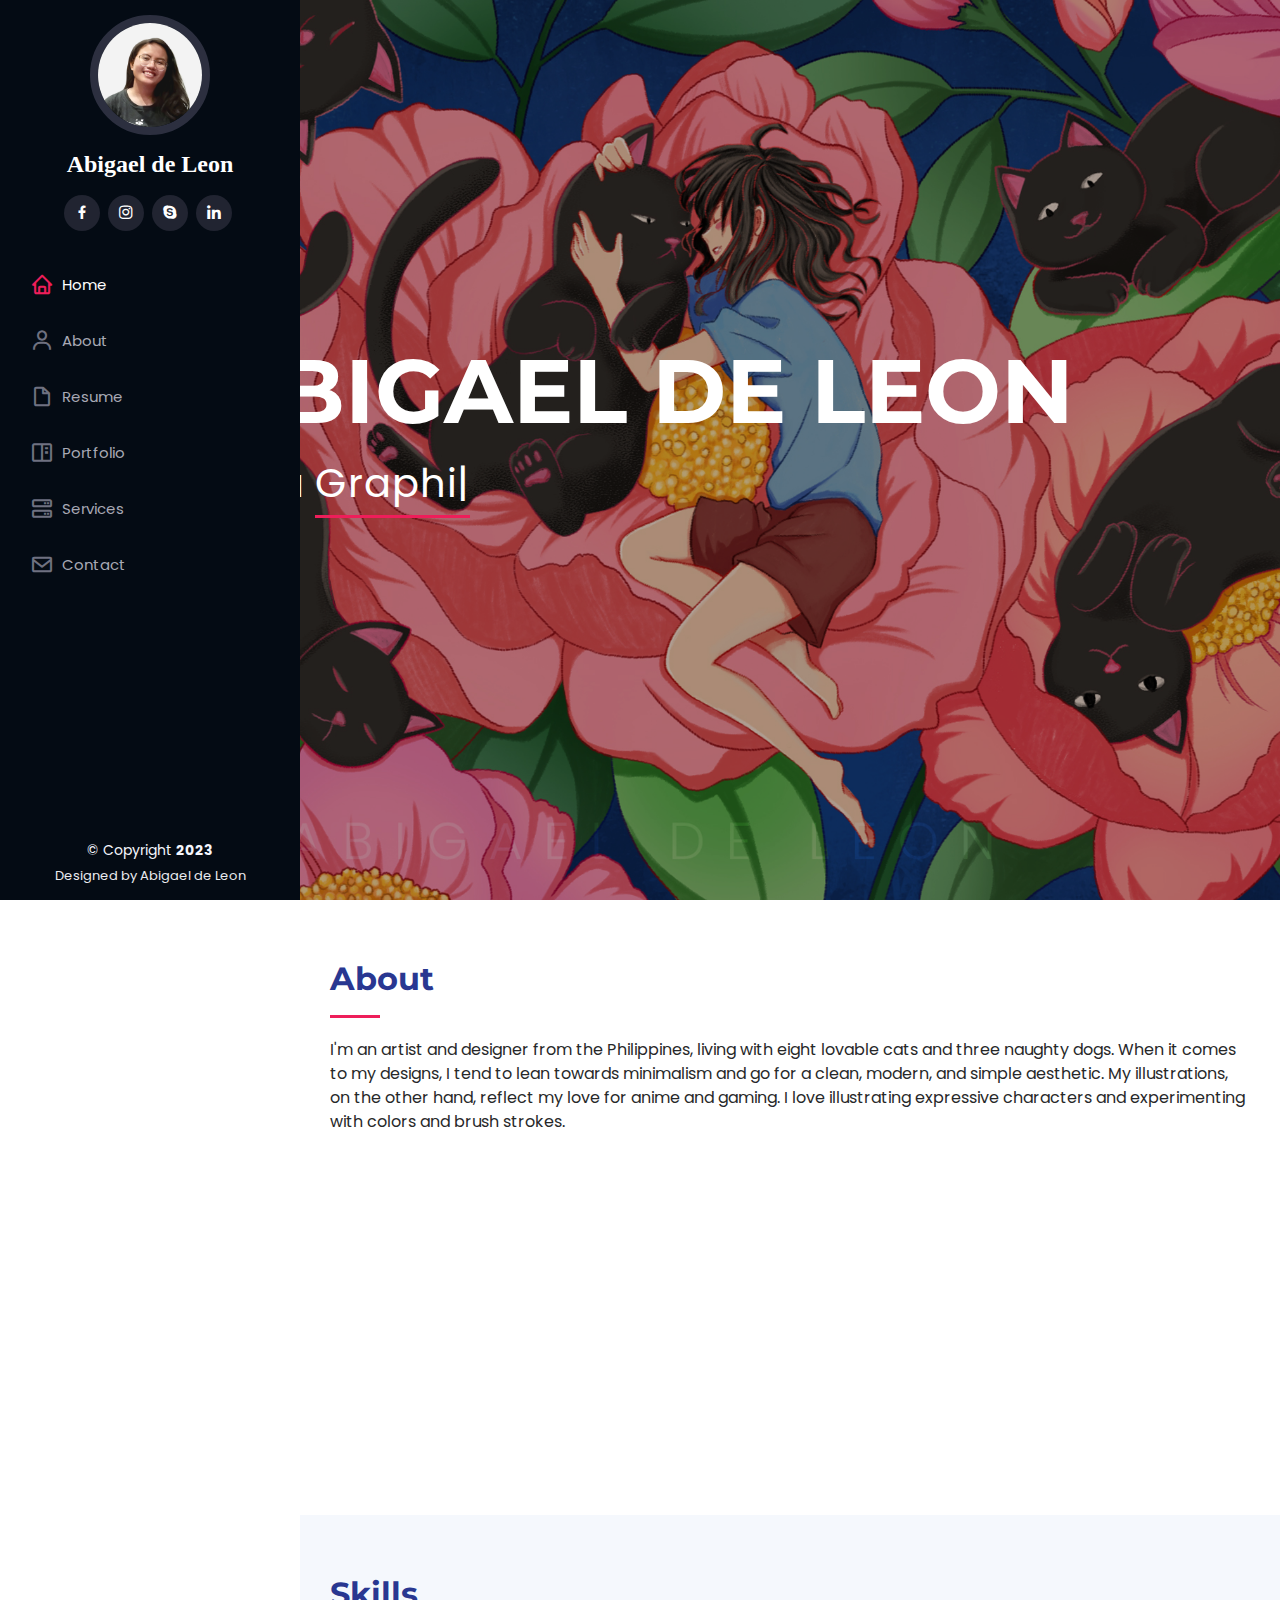
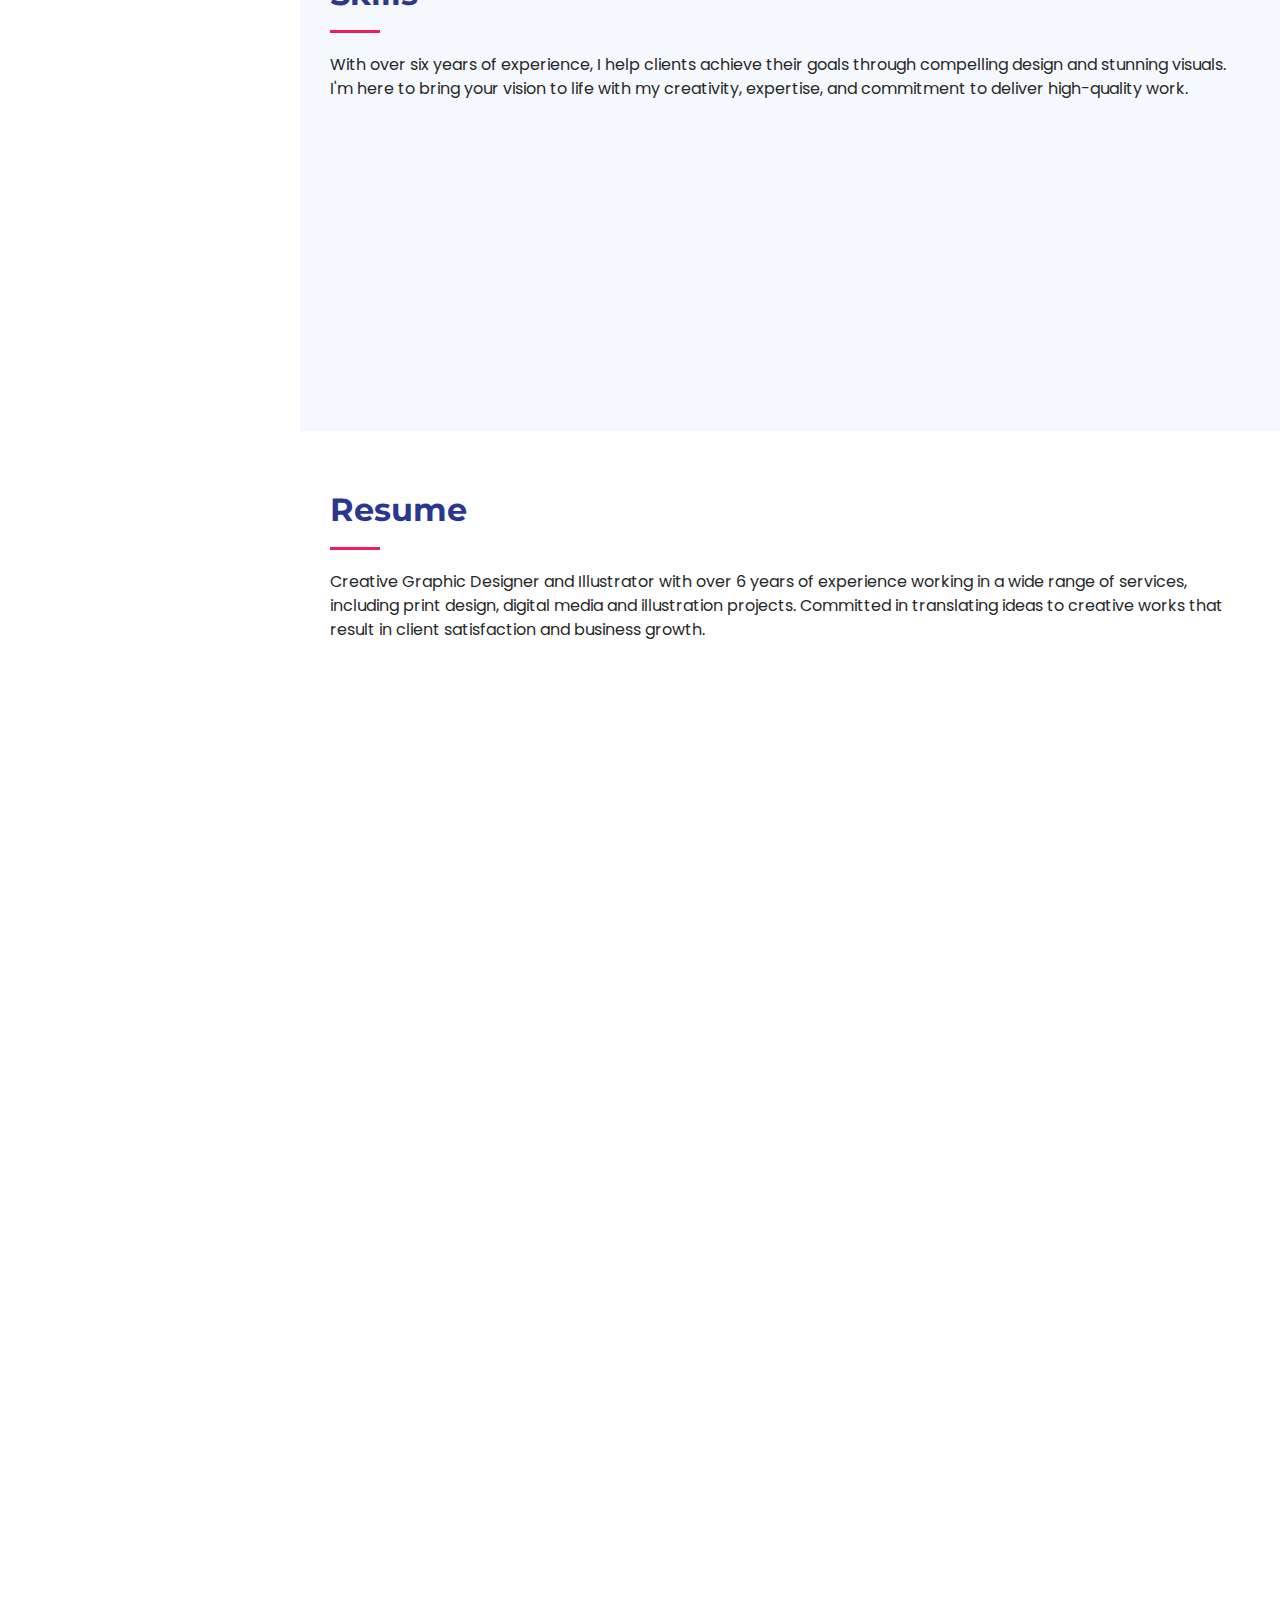
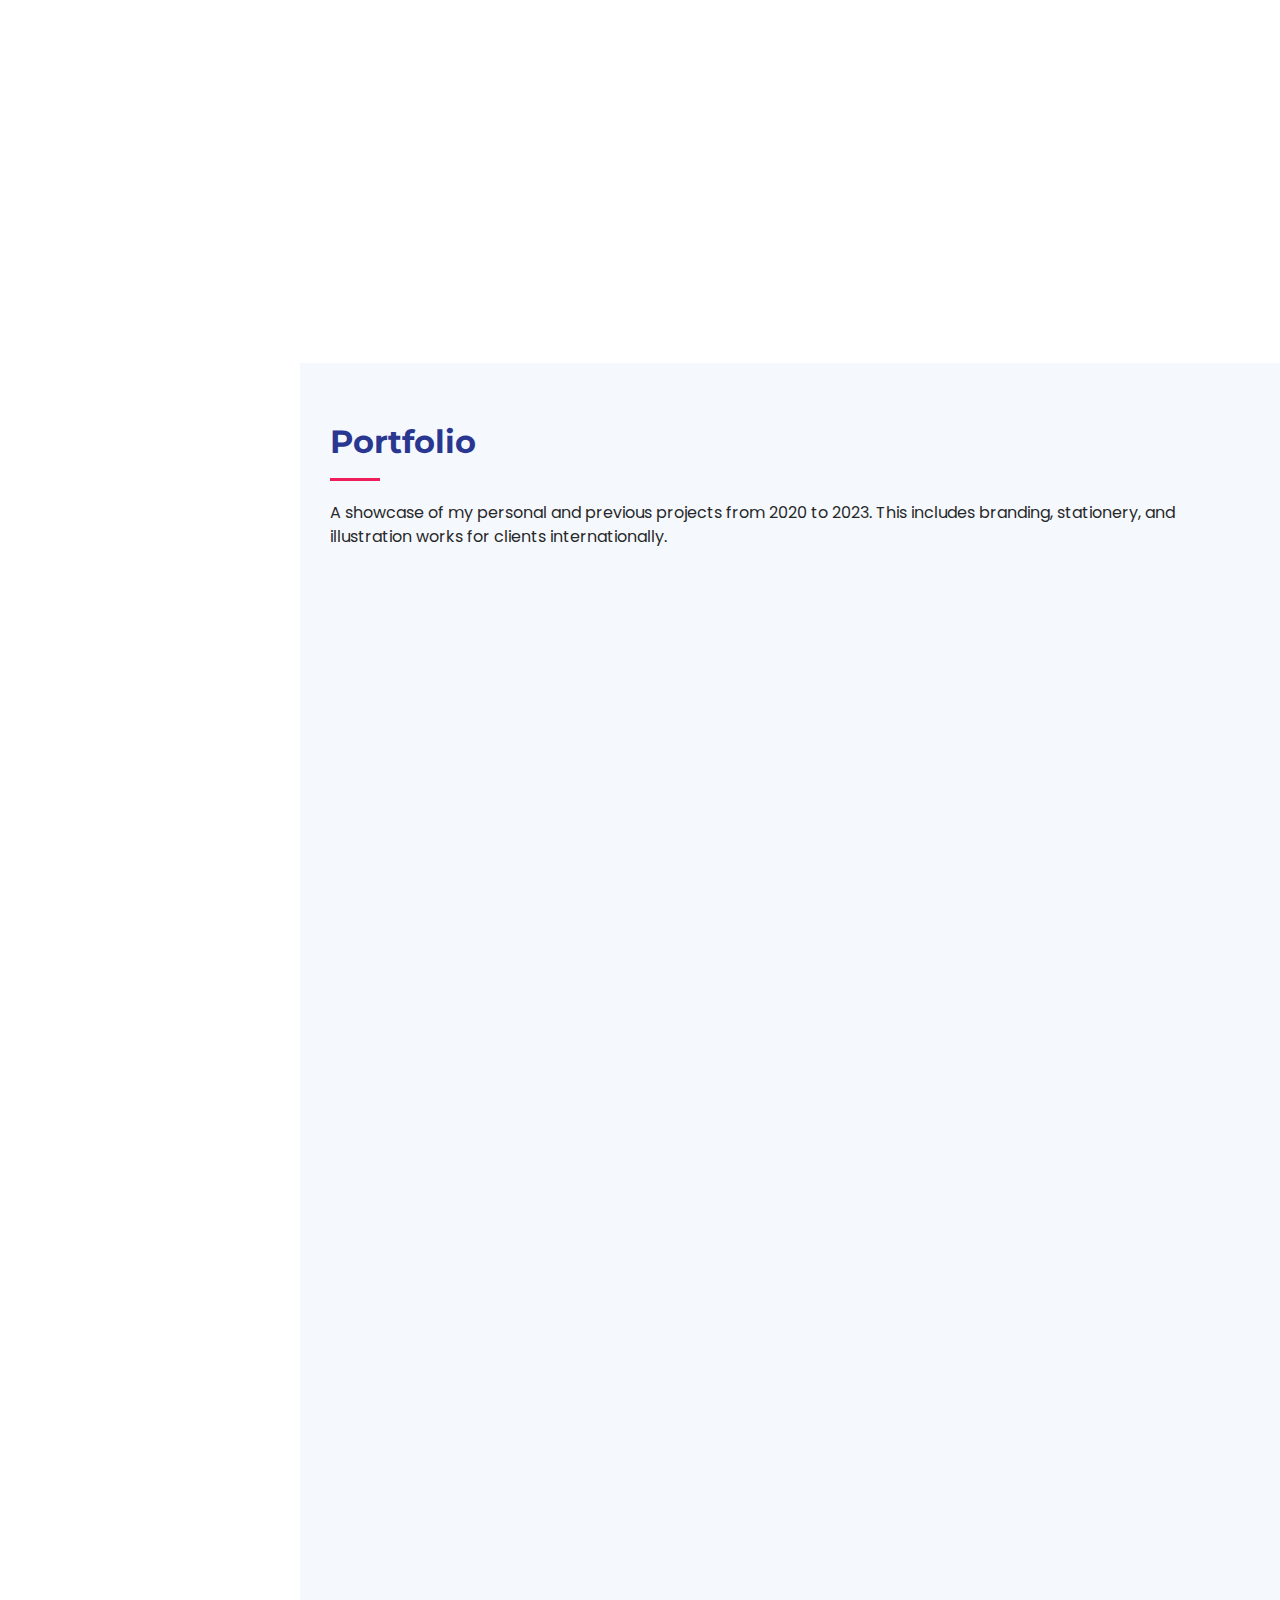
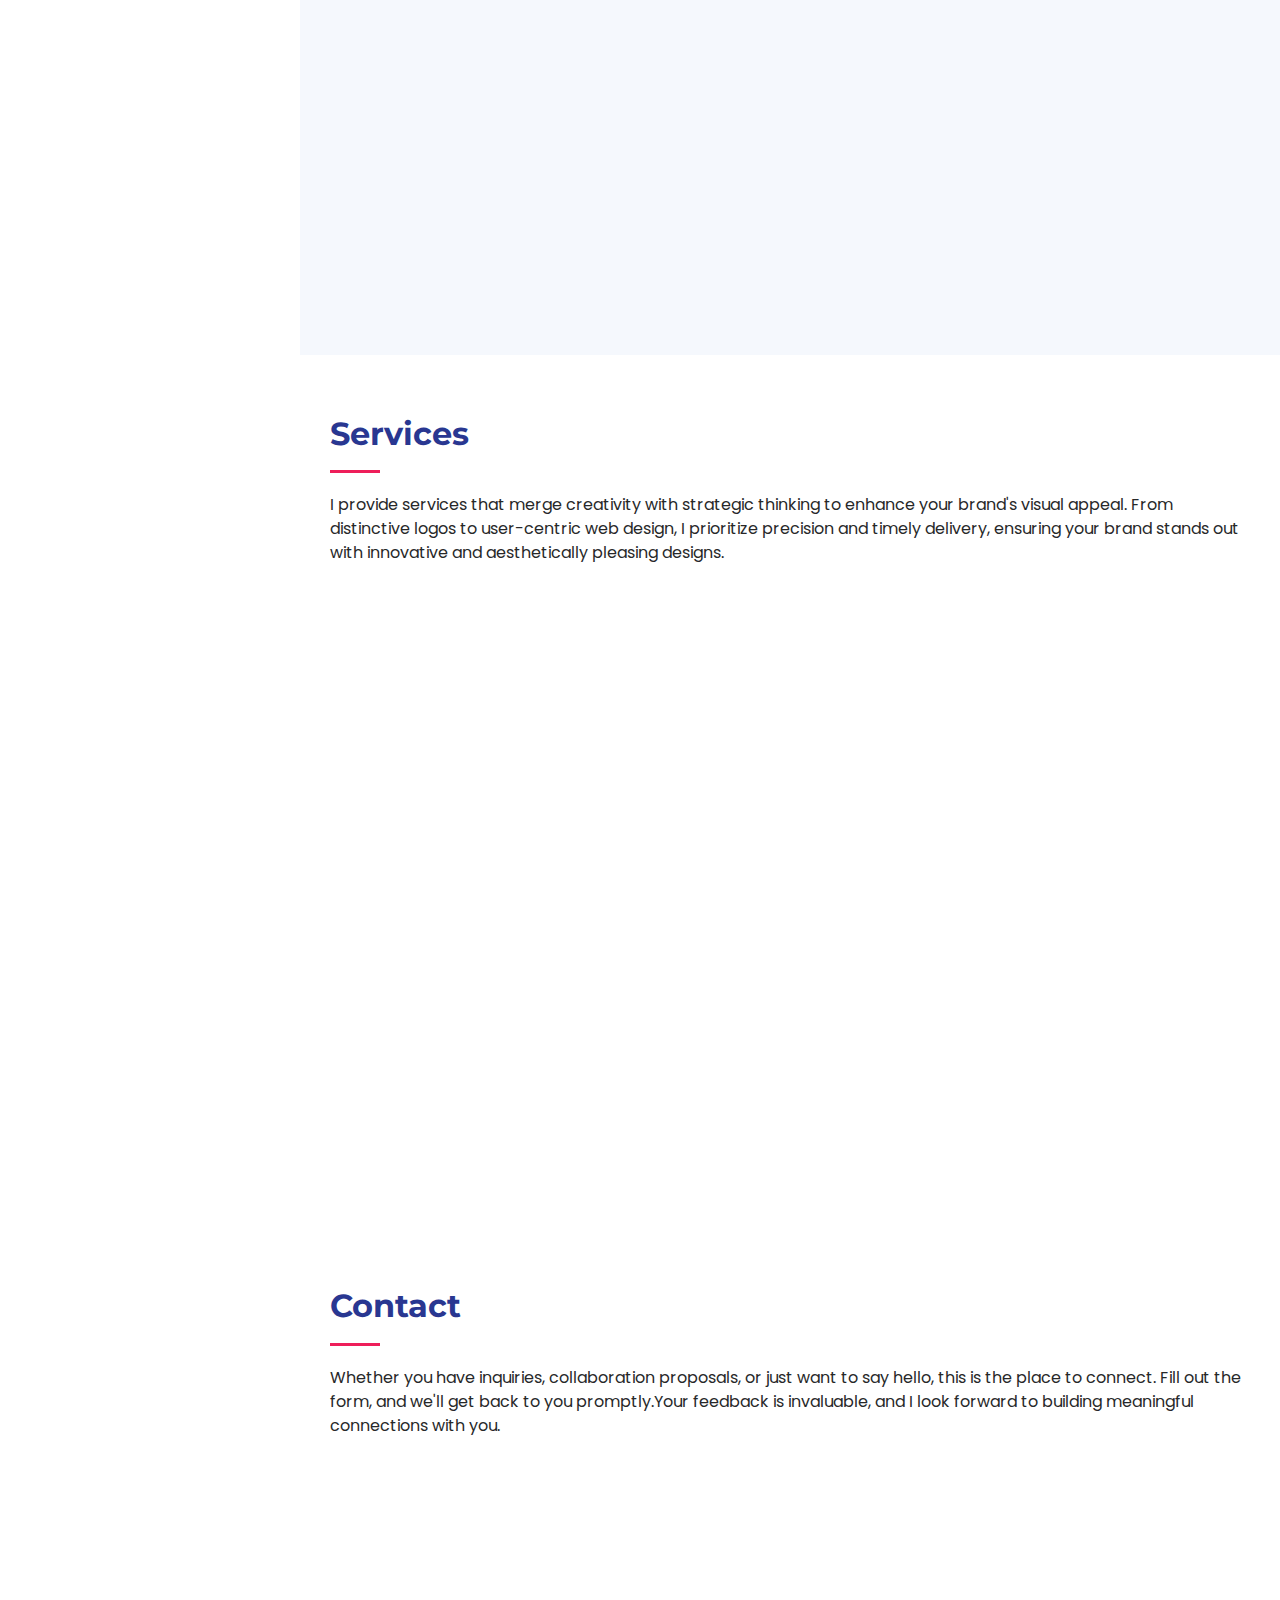
<file: index.html>
<!DOCTYPE html>
<html lang="en">

<head>
  <meta charset="utf-8">
  <meta content="width=device-width, initial-scale=1.0" name="viewport">

  <title> Portfolio - Index </title>
  <meta content="" name="description">
  <meta content="" name="keywords">

  <!-- Favicons -->
  <link href="assets/img/favicon.png" rel="icon">
  <link href="assets/img/apple-touch-icon.png" rel="apple-touch-icon">

  <!-- Google Fonts -->
	<link rel="preconnect" href="https://fonts.googleapis.com">
	<link rel="preconnect" href="https://fonts.gstatic.com" crossorigin>
	<link href="https://fonts.googleapis.com/css2?family=Montserrat:ital,wght@0,700;1,700&family=Poppins:wght@300;500&display=swap" rel="stylesheet">

  <!-- Vendor CSS Files -->
  <link href="assets/vendor/aos/aos.css" rel="stylesheet">
  <link href="assets/vendor/bootstrap/css/bootstrap.min.css" rel="stylesheet">
  <link href="assets/vendor/bootstrap-icons/bootstrap-icons.css" rel="stylesheet">
  <link href="assets/vendor/boxicons/css/boxicons.min.css" rel="stylesheet">
  <link href="assets/vendor/glightbox/css/glightbox.min.css" rel="stylesheet">
  <link href="assets/vendor/swiper/swiper-bundle.min.css" rel="stylesheet">

  <!-- Template Main CSS File -->
  <link href="assets/css/style.css" rel="stylesheet">

  <!-- =======================================================
  * Template Name: iPortfolio
  * Updated: Sep 18 2023 with Bootstrap v5.3.2
  * Template URL: https://bootstrapmade.com/iportfolio-bootstrap-portfolio-websites-template/
  * Author: BootstrapMade.com
  * License: https://bootstrapmade.com/license/
  ======================================================== -->
</head>

<body>

  <!-- ======= Mobile nav toggle button ======= -->
  <i class="bi bi-list mobile-nav-toggle d-xl-none"></i>

  <!-- ======= Header ======= -->
  <header id="header">
    <div class="d-flex flex-column">

      <div class="profile">
        <img src="assets/img/profile-img-4.jpg" alt="" class="img-fluid rounded-circle">
        <h1 class="text-light"><a href="index.html">Abigael de Leon</a></h1>
        <div class="social-links mt-3 text-center">
          <a href="https://www.facebook.com/abideleon210/" class="facebook" target="_blank"><i class="bx bxl-facebook"></i></a>
          <a href="https://www.instagram.com/abigaeldeleon_?igsh=MTZlZnptNnBiaGdkbw==" class="instagram" target="_blank"><i class="bx bxl-instagram"></i></a>
          <a href="https://join.skype.com/invite/vEoQbeHqSaS0" class="google-plus" target="_blank"><i class="bx bxl-skype"></i></a>
          <a href="https://www.linkedin.com/in/abigael-de-leon-8618011b5/" class="linkedin" target="_blank"><i class="bx bxl-linkedin"></i></a>
        </div>
      </div> 

      <nav id="navbar" class="nav-menu navbar">
        <ul>
          <li><a href="#hero" class="nav-link scrollto active"><i class="bx bx-home"></i> <span>Home</span></a></li>
          <li><a href="#about" class="nav-link scrollto"><i class="bx bx-user"></i> <span>About</span></a></li>
          <li><a href="#resume" class="nav-link scrollto"><i class="bx bx-file-blank"></i> <span>Resume</span></a></li>
          <li><a href="#portfolio" class="nav-link scrollto"><i class="bx bx-book-content"></i> <span>Portfolio</span></a></li>
          <li><a href="#services" class="nav-link scrollto"><i class="bx bx-server"></i> <span>Services</span></a></li>
          <li><a href="#contact" class="nav-link scrollto"><i class="bx bx-envelope"></i> <span>Contact</span></a></li>
        </ul>
      </nav><!-- .nav-menu -->
    </div>
  </header><!-- End Header -->

  <!-- ======= Hero Section ======= -->
  <section id="hero" class="d-flex flex-column justify-content-center align-items-center">
    <div class="hero-container" data-aos="fade-in">
      <h1>ABIGAEL DE LEON</h1>
      <p>I'm a <span class="typed" data-typed-items="Graphic Designer, Digital Artist, Video Editor, Web Designer"></span></p>
    </div>
  </section><!-- End Hero -->

  <main id="main">

    <!-- ======= About Section ======= -->
    <section id="about" class="about">
      <div class="container">

        <div class="section-title">
          <h2>About</h2>
          <p>I'm an artist and designer from the Philippines, living with eight lovable cats and three naughty dogs. When it comes to my designs, I tend to lean towards minimalism and go for a clean, modern, and simple aesthetic. My illustrations, on the other hand, reflect my love for anime and gaming. I love illustrating expressive characters and experimenting with colors and brush strokes. </p>
        </div>

        <div class="row">
        <div class="col-lg-4" data-aos="fade-right">
            <img src="assets/img/profile-img.jpg" class="img-fluid" alt="">
        </div>
			
		<div class="col-lg-4" data-aos="fade-right">
            <img src="assets/img/profile-img-2.jpg" class="img-fluid" alt="">
        </div>
			
		<div class="col-lg-4" data-aos="fade-right">
            <img src="assets/img/profile-img-3.jpg" class="img-fluid" alt="">
        </div>
			
        </div>

      </div>
    </section><!-- End About Section -->



    <!-- ======= Skills Section ======= -->
    <section id="skills" class="skills section-bg">
      <div class="container">

        <div class="section-title">
          <h2>Skills</h2>
          <p> With over six years of experience, I help clients achieve their goals through compelling design and stunning visuals. I'm here to bring your vision to life with my creativity, expertise, and commitment to deliver high-quality work. </p>
        </div>

        <div class="row skills-content">

          <div class="col-lg-6" data-aos="fade-up">

            <div class="progress">
              <span class="skill">Adobe Photoshop <i class="val">100%</i></span>
              <div class="progress-bar-wrap">
                <div class="progress-bar" role="progressbar" aria-valuenow="100" aria-valuemin="0" aria-valuemax="100"></div>
              </div>
            </div>

            <div class="progress">
              <span class="skill">Adobe Illustrator <i class="val">90%</i></span>
              <div class="progress-bar-wrap">
                <div class="progress-bar" role="progressbar" aria-valuenow="90" aria-valuemin="0" aria-valuemax="100"></div>
              </div>
            </div>

            <div class="progress">
              <span class="skill">Adobe InDesign <i class="val">90%</i></span>
              <div class="progress-bar-wrap">
                <div class="progress-bar" role="progressbar" aria-valuenow="90" aria-valuemin="0" aria-valuemax="100"></div>
              </div>
            </div>

	    <div class="progress">
              <span class="skill">Adobe Premiere Pro <i class="val">90%</i></span>
              <div class="progress-bar-wrap">
                <div class="progress-bar" role="progressbar" aria-valuenow="90" aria-valuemin="0" aria-valuemax="100"></div>
              </div>
            </div>

          </div>

          <div class="col-lg-6" data-aos="fade-up" data-aos-delay="100">

            <div class="progress">
              <span class="skill">Adobe Lightroom<i class="val">70%</i></span>
              <div class="progress-bar-wrap">
                <div class="progress-bar" role="progressbar" aria-valuenow="70" aria-valuemin="0" aria-valuemax="100"></div>
              </div>
            </div>

	   <div class="progress">
              <span class="skill">Adobe After Effects <i class="val">80%</i></span>
              <div class="progress-bar-wrap">
                <div class="progress-bar" role="progressbar" aria-valuenow="90" aria-valuemin="0" aria-valuemax="100"></div>
              </div>
            </div>	  
		  
            <div class="progress">
              <span class="skill"> Figma <i class="val">80%</i></span>
              <div class="progress-bar-wrap">
                <div class="progress-bar" role="progressbar" aria-valuenow="80" aria-valuemin="0" aria-valuemax="100"></div>
              </div>
            </div>

            <div class="progress">
              <span class="skill"> Canva <i class="val">90%</i></span>
              <div class="progress-bar-wrap">
                <div class="progress-bar" role="progressbar" aria-valuenow="90" aria-valuemin="0" aria-valuemax="100"></div>
              </div>
            </div>

          </div>

        </div>

      </div>
    </section><!-- End Skills Section -->

    <!-- ======= Resume Section ======= -->
    <section id="resume" class="resume">
      <div class="container">

        <div class="section-title">
          <h2>Resume</h2>
          <p> Creative Graphic Designer and Illustrator with over 6 years of experience working in a wide range of services, including print design, digital media and illustration projects. Committed in translating ideas to creative works that result in client satisfaction and business growth. </p>
        </div>

        <div class="row">
          <div class="col-lg-6" data-aos="fade-up">
            <h3 class="resume-title">Sumary</h3>
            <div class="resume-item pb-0">
              <h4>Abigael de Leon</h4>
              <p><em>Innovative and deadline-driven Graphic Designer with 6 years of experience designing and developing stunning digital/print visuals from initial concept to final, polished deliverable.</em></p>
              <ul>
                <li> Marilao, Bulacan </li>
                <li> +639567384528 </li>
                <li> abi.deleon.0210@gmail.com </li>
              </ul>
            </div>

            <h3 class="resume-title">Education</h3>
	    <div class="resume-item">
              <h4>Bachelor of Science in Sociology</h4>
              <h6>2015 - 2018</h6>
              <p><em>Polytechnic University of the Philippines, Sta. Mesa, Manila</em></p>
              <p>BS Sociology explores human society, emphasizing social structures, dynamics, and analytical skills. We are prepared for careers in social research, policy analysis, social work, and human resources.</p>
            </div>
            <div class="resume-item">
              <h4>Bachelor of Science in Sociology</h4>
              <h6>2015 - 2018</h6>
              <p><em>Polytechnic University of the Philippines, Sta. Mesa, Manila</em></p>
              <p>BS Sociology explores human society, emphasizing social structures, dynamics, and analytical skills. We are prepared for careers in social research, policy analysis, social work, and human resources.</p>
            </div>
            <div class="resume-item">
              <h4>Bachelor of Arts in English</h4>
              <h6>2012 - 2015</h6>
              <p><em>Polytechnic University of the Philippines, Sta. Mesa, Manila</em></p>
              <p> AB English is a comprehensive program focusing on English language, literature, and communication. It enhances language proficiency, critical thinking, and literary analysis skills. </p>
            </div>
          </div>
          <div class="col-lg-6" data-aos="fade-up" data-aos-delay="100">
            <h3 class="resume-title">Professional Experience</h3>

	      <div class="resume-item">
              <h4>Graphic Design</h4>
              <h6>April 2021 - Present</h6>
              <p><em> BikesOnline AU </em></p>
              <ul>
                <li>Certified and expert live designer on demand for Zazzle, an online marketplace with made-to-order customizable products</li>
                <li>Effectively communicating with customers in real time via chat or voice call to fulfill their design requests and come up with the perfect product </li>
                <li>Editing customer’s photos such as Pet Masterpiece or background removal</li>
                <li>Cooperating with the Customer Support Team to provide outstanding service</li>
              </ul>
              </div>
		  
	      <div class="resume-item">
              <h4>Freelance Live Designer</h4>
              <h6>April 2021 - Present</h6>
              <p><em> Krome Photos Agency </em></p>
              <ul>
                <li>Certified and expert live designer on demand for Zazzle, an online marketplace with made-to-order customizable products</li>
                <li>Effectively communicating with customers in real time via chat or voice call to fulfill their design requests and come up with the perfect product </li>
                <li>Editing customer’s photos such as Pet Masterpiece or background removal</li>
                <li>Cooperating with the Customer Support Team to provide outstanding service</li>
              </ul>
              </div>
		  
              <div class="resume-item">
              <h4>Design Associate</h4>
              <h6>Nov 2017 - Feb 2021</h6>
              <p><em>Collective Solution</em></p>
              <ul>
                <li>Worked as a designer for Minted, an online marketplace of premium design goods</li>
                <li>Fulfilled customer orders achieving the target productivity and quality</li>
                <li>Providing assistance to customers such as design requests or proofreading</li>
                <li>Modifying vector and watercolor designs based on custom color request</li>
              </ul>
              </div>
          </div>
        </div>

      </div>
    </section><!-- End Resume Section -->

    <!-- ======= Portfolio Section ======= -->
    <section id="portfolio" class="portfolio section-bg">
      <div class="container">

        <div class="section-title">
          <h2>Portfolio</h2>
          <p> A showcase of my personal and previous projects from 2020 to 2023. This includes branding, stationery, and illustration works for clients internationally. </p>
        </div>

        <div class="row" data-aos="fade-up">
          <div class="col-lg-12 d-flex justify-content-center">
            <ul id="portfolio-flters">
              <li data-filter="*" class="filter-active">All</li>
              <li data-filter=".filter-app">Branding</li>
              <li data-filter=".filter-card">Design</li>
              <li data-filter=".filter-web">Illustration</li>
	      <li data-filter=".filter-video">Videos</li>
            </ul>
          </div>
        </div>

        <div class="row portfolio-container" data-aos="fade-up" data-aos-delay="100">

          <div class="col-lg-4 col-md-6 portfolio-item filter-app">
            <div class="portfolio-wrap">
              <img src="assets/img/portfolio/portfolio-1.jpg" class="img-fluid" alt="">
              <div class="portfolio-links">
                <a href="assets/img/portfolio/portfolio-1.jpg" data-gallery="portfolioGallery" class="portfolio-lightbox" title="Personal Branding - Business Cards"><i class="bx bx-plus"></i></a>
                <a href="personal-branding.html" title="More Details"><i class="bx bx-link"></i></a>
              </div>
            </div>
          </div>

          <div class="col-lg-4 col-md-6 portfolio-item filter-web">
            <div class="portfolio-wrap">
              <img src="assets/img/portfolio/portfolio-2.jpg" class="img-fluid" alt="">
              <div class="portfolio-links">
                <a href="assets/img/portfolio/portfolio-2.jpg" data-gallery="portfolioGallery" class="portfolio-lightbox" title="Self Portrait - Art study using the style of Su Ke, Riot Games Concept Artist."><i class="bx bx-plus"></i></a>
                <a href="self-portrait.html" title="More Details"><i class="bx bx-link"></i></a>
              </div>
            </div>
          </div>

          <div class="col-lg-4 col-md-6 portfolio-item filter-web">
            <div class="portfolio-wrap">
              <img src="assets/img/portfolio/portfolio-3.jpg" class="img-fluid" alt="">
              <div class="portfolio-links">
                <a href="assets/img/portfolio/portfolio-3.jpg" data-gallery="portfolioGallery" class="portfolio-lightbox" title="Children's Book Illustration - A non-canon visualization of My Little Prince."><i class="bx bx-plus"></i></a>
                <a href="my-little-prince.html" title="More Details"><i class="bx bx-link"></i></a>
              </div>
            </div>
          </div>

	<div class="col-lg-4 col-md-6 portfolio-item filter-web">
            <div class="portfolio-wrap">
              <img src="assets/img/portfolio/portfolio-9.jpg" class="img-fluid" alt="">
              <div class="portfolio-links">
                <a href="assets/img/portfolio/portfolio-9.jpg" data-gallery="portfolioGallery" class="portfolio-lightbox" title="Fan Art Illustration - Priya Mangal from Pixar movie Turning Red."><i class="bx bx-plus"></i></a>
                <a href="priya-mangal.html" title="More Details"><i class="bx bx-link"></i></a>
              </div>
            </div>
          </div>

          <div class="col-lg-4 col-md-6 portfolio-item filter-card">
            <div class="portfolio-wrap">
              <img src="assets/img/portfolio/portfolio-5.jpg" class="img-fluid" alt="">
              <div class="portfolio-links">
                <a href="assets/img/portfolio/portfolio-5.jpg" data-gallery="portfolioGallery" class="portfolio-lightbox" title="Poster Design - An infographic that maps the ministries of Oakseed International."><i class="bx bx-plus"></i></a>
                <a href="oakseed-poster.html" title="More Details"><i class="bx bx-link"></i></a>
              </div>
            </div>
          </div>

          <div class="col-lg-4 col-md-6 portfolio-item filter-app">
            <div class="portfolio-wrap">
              <img src="assets/img/portfolio/portfolio-6.jpg" class="img-fluid" alt="">
              <div class="portfolio-links">
                <a href="assets/img/portfolio/portfolio-6.jpg" data-gallery="portfolioGallery" class="portfolio-lightbox" title="Branding Design - Business Stationery design that aligns with my Personal Branding Guidelines."><i class="bx bx-plus"></i></a>
                <a href="business-stationery.html" title="More Details"><i class="bx bx-link"></i></a>
              </div>
            </div>
          </div>

          <div class="col-lg-4 col-md-6 portfolio-item filter-card">
            <div class="portfolio-wrap">
              <img src="assets/img/portfolio/portfolio-7.jpg" class="img-fluid" alt="">
              <div class="portfolio-links">
                <a href="assets/img/portfolio/portfolio-7.jpg" data-gallery="portfolioGallery" class="portfolio-lightbox" title="Custom Card - A set of Christmas Note Cards featuring illustrations."><i class="bx bx-plus"></i></a>
                <a href="custom-card.html" title="More Details"><i class="bx bx-link"></i></a>
              </div>
            </div>
          </div>

          <div class="col-lg-4 col-md-6 portfolio-item filter-card">
            <div class="portfolio-wrap">
              <img src="assets/img/portfolio/portfolio-8.jpg" class="img-fluid" alt="">
              <div class="portfolio-links">
                <a href="assets/img/portfolio/portfolio-8.jpg" data-gallery="portfolioGallery" class="portfolio-lightbox" title="Infographic - A design featuring the gameplay of Brawl of Fame, an action-packed multiplayer game."><i class="bx bx-plus"></i></a>
                <a href="brawl-of-fame.html" title="More Details"><i class="bx bx-link"></i></a>
              </div>
            </div> 
          </div>
          	
         <div class="col-lg-4 col-md-6 portfolio-item filter-web">
            <div class="portfolio-wrap">
              <img src="assets/img/portfolio/portfolio-12.jpg" class="img-fluid" alt="">
              <div class="portfolio-links">
                <a href="assets/img/portfolio/portfolio-12.jpg" data-gallery="portfolioGallery" class="portfolio-lightbox" title="Illustration - Master Study of Su Ke's Fade character from Valorant."><i class="bx bx-plus"></i></a>
                <a href="fade-study.html" title="More Details"><i class="bx bx-link"></i></a>
              </div>
           </div>
          </div>
			
	<div class="col-lg-4 col-md-6 portfolio-item filter-web">
            <div class="portfolio-wrap">
              <img src="assets/img/portfolio/portfolio-10.jpg" class="img-fluid" alt="">
              <div class="portfolio-links">
                <a href="assets/img/portfolio/portfolio-10.jpg" data-gallery="portfolioGallery" class="portfolio-lightbox" title="Illustration - Anime style visual of myself and workspace."><i class="bx bx-plus"></i></a>
                <a href="personal-anime.html" title="More Details"><i class="bx bx-link"></i></a>
              </div>
            </div>
          </div>
			
	<div class="col-lg-4 col-md-6 portfolio-item filter-card">
            <div class="portfolio-wrap">
              <img src="assets/img/portfolio/portfolio-4.jpg" class="img-fluid" alt="">
              <div class="portfolio-links">
                <a href="assets/img/portfolio/portfolio-4.jpg" data-gallery="portfolioGallery" class="portfolio-lightbox" title="Card Design - Custom design for a Bible verses memorization for a client."><i class="bx bx-plus"></i></a>
                <a href="bible-card.html" title="More Details"><i class="bx bx-link"></i></a>
              </div>
            </div>
          </div>
			
	<div class="col-lg-4 col-md-6 portfolio-item filter-web">
            <div class="portfolio-wrap">
              <img src="assets/img/portfolio/portfolio-11.jpg" class="img-fluid" alt="">
              <div class="portfolio-links">
                <a href="assets/img/portfolio/portfolio-11.jpg" data-gallery="portfolioGallery" class="portfolio-lightbox" title="Children's Book Illustration - Lighting and color study that highlights brush strokes and texture."><i class="bx bx-plus"></i></a>
                <a href="children-illustration.html" title="More Details"><i class="bx bx-link"></i></a>
              </div>
            </div>
          </div>

	<div class="col-lg-4 col-md-6 portfolio-item filter-video">
            <div class="portfolio-wrap">
              <img src="assets/img/portfolio/portfolio-11.jpg" class="img-fluid" alt="">
              <div class="portfolio-links">
                <a href="assets/img/portfolio/portfolio-11.jpg" data-gallery="portfolioGallery" class="portfolio-lightbox" title="Children's Book Illustration - Lighting and color study that highlights brush strokes and texture."><i class="bx bx-plus"></i></a>
                <a href="fade-study.html" title="More Details"><i class="bx bx-link"></i></a>
              </div>
            </div>
          </div>

        </div>

      </div>
    </section><!-- End Portfolio Section -->

    <!-- ======= Services Section ======= -->
    <section id="services" class="services">
      <div class="container">

        <div class="section-title">
          <h2>Services</h2>
          <p>I provide services that merge creativity with strategic thinking to enhance your brand's visual appeal. From distinctive logos to user-centric web design, I prioritize precision and timely delivery, ensuring your brand stands out with innovative and aesthetically pleasing designs.</p>
        </div>

        <div class="row">
          <div class="col-lg-4 col-md-6 icon-box" data-aos="fade-up">
            <div class="icon"><i class="bi bi-briefcase"></i></div>
            <h2 class="title"><a href="">Brand and Visual Identity</a></h2>
            <p class="description">From crafting unique logos that embody your identity to establishing a cohesive brand palette, typography, and imagery, my graphic design services lay the foundation for a distinctive and memorable brand presence.</p>
          </div>
          <div class="col-lg-4 col-md-6 icon-box" data-aos="fade-up" data-aos-delay="100">
            <div class="icon"><i class="bi bi-card-checklist"></i></div>
            <h4 class="title"><a href="">Print Media</a></h4>
            <p class="description">Transform your ideas into tangible, eye-catching assets. Whether it's designing business cards, brochures, or posters, my designs are crafted with precision, ensuring your message leaves a lasting impression.</p>
          </div>
          <div class="col-lg-4 col-md-6 icon-box" data-aos="fade-up" data-aos-delay="200">
            <div class="icon"><i class="bi bi-bar-chart"></i></div>
            <h4 class="title"><a href="">Social Media Graphics</a></h4>
            <p class="description">Engage your audience with captivating social media graphics, web design elements, and email templates, ensuring a seamless and visually appealing online brand experience.</p>
          </div>
          <div class="col-lg-4 col-md-6 icon-box" data-aos="fade-up" data-aos-delay="300">
            <div class="icon"><i class="bi bi-binoculars"></i></div>
            <h4 class="title"><a href="">Illustration</a></h4>
            <p class="description">From detailed infographics that simplify complex information to hand-drawn elements that add a personal touch, my illustrations are designed to enhance your storytelling and captivate your audience.</p>
          </div>
          <div class="col-lg-4 col-md-6 icon-box" data-aos="fade-up" data-aos-delay="400">
            <div class="icon"><i class="bi bi-brightness-high"></i></div>
            <h4 class="title"><a href="">Website Design</a></h4>
            <p class="description">Revitalize your online presence with designs that seamlessly blend innovation and aesthetics. My responsive, SEO-friendly designs ensure an engaging user experience that evolves with your business.</p>
          </div>
          <div class="col-lg-4 col-md-6 icon-box" data-aos="fade-up" data-aos-delay="500">
            <div class="icon"><i class="bi bi-calendar4-week"></i></div>
            <h4 class="title"><a href="">Social Media Management</a></h4>
            <p class="description">From creating and scheduling content to engaging with your audience, I handle the intricacies of multiple social platforms. I streamline your social media efforts, ensuring a consistent and impactful brand image.</p>
          </div>
        </div>

      </div>
    </section><!-- End Services Section -->

   
    <!-- ======= Contact Section ======= -->
    <section id="contact" class="contact">
      <div class="container">

        <div class="section-title">
          <h2>Contact</h2>
          <p>Whether you have inquiries, collaboration proposals, or just want to say hello, this is the place to connect. Fill out the form, and we'll get back to you promptly.Your feedback is invaluable, and I look forward to building meaningful connections with you.</p>
        </div>

        <div class="row" data-aos="fade-in">

          <div class="col-lg-5 d-flex align-items-stretch">
            <div class="info">
              <div class="address">
                <i class="bi bi-geo-alt"></i>
                <h4>Location:</h4>
                <p>Bulacan, Philippines</p>
              </div>

              <div class="email">
                <i class="bi bi-envelope"></i>
                <h4>Email:</h4>
                <p>abi.deleon.0210@gmail.com</p>
              </div>

              <div class="phone">
                <i class="bi bi-phone"></i>
                <h4>Call:</h4>
                <p>+639567384528</p>
              </div>

				<iframe src="https://www.google.com/maps/embed?pb=!1m18!1m12!1m3!1d61727.4886269904!2d120.93398067428825!3d14.770830433011094!2m3!1f0!2f0!3f0!3m2!1i1024!2i768!4f13.1!3m3!1m2!1s0x3397b28adc9e7743%3A0xcf6fcb1452bab334!2sMarilao%2C%20Bulacan!5e0!3m2!1sen!2sph!4v1704115473423!5m2!1sen!2sph" width="600" height="450" style="border:0;" allowfullscreen="" loading="lazy" referrerpolicy="no-referrer-when-downgrade"></iframe>            
			  </div>

          </div>

          <div class="col-lg-7 mt-5 mt-lg-0 d-flex align-items-stretch">
            <form action="forms/contact.php" method="post" role="form" class="php-email-form">
              <div class="row">
                <div class="form-group col-md-6">
                  <label for="name">Your Name</label>
                  <input type="text" name="name" class="form-control" id="name" required>
                </div>
                <div class="form-group col-md-6">
                  <label for="name">Your Email</label>
                  <input type="email" class="form-control" name="email" id="email" required>
                </div>
              </div>
              <div class="form-group">
                <label for="name">Subject</label>
                <input type="text" class="form-control" name="subject" id="subject" required>
              </div>
              <div class="form-group">
                <label for="name">Message</label>
                <textarea class="form-control" name="message" rows="10" required></textarea>
              </div>
              <div class="my-3">
                <div class="loading">Loading</div>
                <div class="error-message"></div>
                <div class="sent-message">Your message has been sent. Thank you!</div>
              </div>
              <div class="text-center"><button type="submit">Send Message</button></div>
            </form>
          </div>

        </div>

      </div>
    </section><!-- End Contact Section -->

  </main><!-- End #main -->

  <!-- ======= Footer ======= -->
  <footer id="footer">
    <div class="container">
      <div class="copyright">
        &copy; Copyright <strong><span>2023</span></strong>
      </div>
      <div class="credits">
        Designed by Abigael de Leon
      </div>
    </div>
  </footer><!-- End  Footer -->

  <a href="#" class="back-to-top d-flex align-items-center justify-content-center"><i class="bi bi-arrow-up-short"></i></a>

  <!-- Vendor JS Files -->
  <script src="assets/vendor/purecounter/purecounter_vanilla.js"></script>
  <script src="assets/vendor/aos/aos.js"></script>
  <script src="assets/vendor/bootstrap/js/bootstrap.bundle.min.js"></script>
  <script src="assets/vendor/glightbox/js/glightbox.min.js"></script>
  <script src="assets/vendor/isotope-layout/isotope.pkgd.min.js"></script>
  <script src="assets/vendor/swiper/swiper-bundle.min.js"></script>
  <script src="assets/vendor/typed.js/typed.umd.js"></script>
  <script src="assets/vendor/waypoints/noframework.waypoints.js"></script>
  <script src="assets/vendor/php-email-form/validate.js"></script>

  <!-- Template Main JS File -->
  <script src="assets/js/main.js"></script>

</body>

</html>
</file>
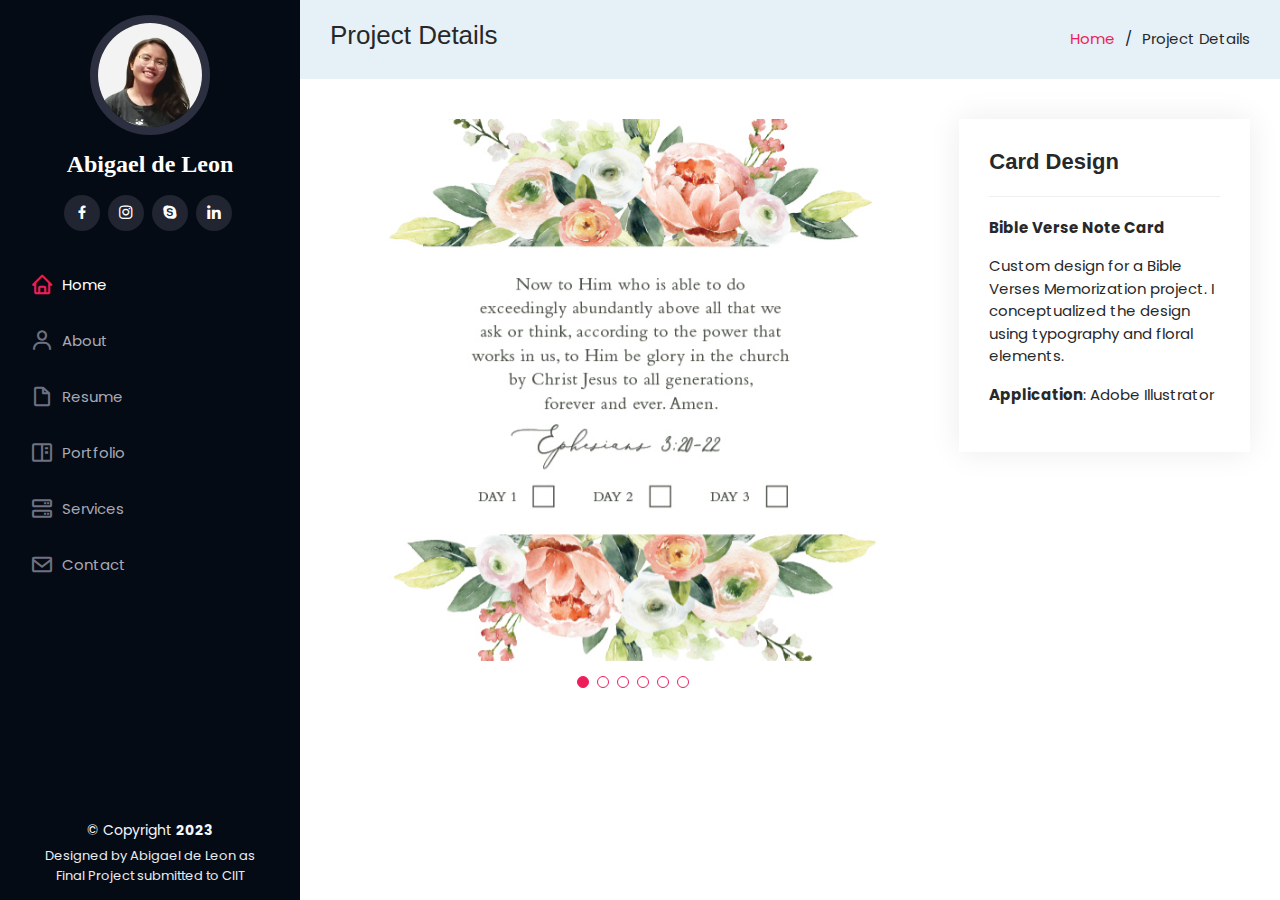
<file: bible-card.html>
<!DOCTYPE html>
<html lang="en">

<head>
  <meta charset="utf-8">
  <meta content="width=device-width, initial-scale=1.0" name="viewport">

  <title>Project Details</title>
  <meta content="" name="description">
  <meta content="" name="keywords">

  <!-- Favicons -->
  <link href="assets/img/favicon.png" rel="icon">
  <link href="assets/img/apple-touch-icon.png" rel="apple-touch-icon">

  <!-- Google Fonts -->
 	<link rel="preconnect" href="https://fonts.googleapis.com">
	<link rel="preconnect" href="https://fonts.gstatic.com" crossorigin>
	<link href="https://fonts.googleapis.com/css2?family=DM+Serif+Text&family=Poppins:wght@300;500&display=swap" rel="stylesheet">


  <!-- Vendor CSS Files -->
  <link href="assets/vendor/aos/aos.css" rel="stylesheet">
  <link href="assets/vendor/bootstrap/css/bootstrap.min.css" rel="stylesheet">
  <link href="assets/vendor/bootstrap-icons/bootstrap-icons.css" rel="stylesheet">
  <link href="assets/vendor/boxicons/css/boxicons.min.css" rel="stylesheet">
  <link href="assets/vendor/glightbox/css/glightbox.min.css" rel="stylesheet">
  <link href="assets/vendor/swiper/swiper-bundle.min.css" rel="stylesheet">

  <!-- Template Main CSS File -->
  <link href="assets/css/style.css" rel="stylesheet">

  <!-- =======================================================
  * Template Name: iPortfolio
  * Updated: Sep 18 2023 with Bootstrap v5.3.2
  * Template URL: https://bootstrapmade.com/iportfolio-bootstrap-portfolio-websites-template/
  * Author: BootstrapMade.com
  * License: https://bootstrapmade.com/license/
  ======================================================== -->
</head>

<body>

  <!-- ======= Mobile nav toggle button ======= -->
  <i class="bi bi-list mobile-nav-toggle d-xl-none"></i>

  <!-- ======= Header ======= -->
  <header id="header">
    <div class="d-flex flex-column">

      <div class="profile">
        <img src="assets/img/profile-img-4.jpg" alt="" class="img-fluid rounded-circle">
        <h1 class="text-light"><a href="index.html">Abigael de Leon</a></h1>
        <div class="social-links mt-3 text-center">
          <a href="https://www.facebook.com/abideleon210/" class="facebook" target="_blank"><i class="bx bxl-facebook"></i></a>
          <a href="https://www.instagram.com/abigaeldeleon_?igsh=MTZlZnptNnBiaGdkbw==" class="instagram" target="_blank"><i class="bx bxl-instagram"></i></a>
          <a href="https://join.skype.com/invite/vEoQbeHqSaS0" class="google-plus" target="_blank"><i class="bx bxl-skype"></i></a>
          <a href="https://www.linkedin.com/in/abigael-de-leon-8618011b5/" class="linkedin" target="_blank"><i class="bx bxl-linkedin"></i></a>
        </div>
      </div>

       <nav id="navbar" class="nav-menu navbar">
        <ul>
          <li><a href="index.html" class="nav-link scrollto active"><i class="bx bx-home"></i> <span>Home</span></a></li>
          <li><a href="index.html" class="nav-link scrollto"><i class="bx bx-user"></i> <span>About</span></a></li>
          <li><a href="index.html" class="nav-link scrollto"><i class="bx bx-file-blank"></i> <span>Resume</span></a></li>
          <li><a href="index.html" class="nav-link scrollto"><i class="bx bx-book-content"></i> <span>Portfolio</span></a></li>
          <li><a href="index.html" class="nav-link scrollto"><i class="bx bx-server"></i> <span>Services</span></a></li>
          <li><a href="index.html" class="nav-link scrollto"><i class="bx bx-envelope"></i> <span>Contact</span></a></li>
        </ul>
      </nav><!-- .nav-menu -->
    </div>
  </header><!-- End Header -->

  <main id="main">

    <!-- ======= Breadcrumbs ======= -->
    <section id="breadcrumbs" class="breadcrumbs">
      <div class="container">

        <div class="d-flex justify-content-between align-items-center">
          <h2>Project Details</h2>
          <ol>
            <li><a href="index.html">Home</a></li>
            <li>Project Details</li>
          </ol>
        </div>

      </div>
    </section><!-- End Breadcrumbs -->

    <!-- ======= Portfolio Details Section ======= -->
    <section id="portfolio-details" class="portfolio-details">
      <div class="container">

        <div class="row gy-4">

          <div class="col-lg-8">
            <div class="portfolio-details-slider swiper">
              <div class="swiper-wrapper align-items-center">

                <div class="swiper-slide">
                  <img src="assets/img/portfolio/portfolio-details-33.jpg" alt="">
                </div>
				  
				<div class="swiper-slide">
                  <img src="assets/img/portfolio/portfolio-details-34.jpg" alt="">
                </div>
				  
				<div class="swiper-slide">
                <img src="assets/img/portfolio/portfolio-details-35.jpg" alt="">
                </div>
				  
				<div class="swiper-slide">
                <img src="assets/img/portfolio/portfolio-details-36.jpg" alt="">
                </div>
				  
				<div class="swiper-slide">
                <img src="assets/img/portfolio/portfolio-details-37.jpg" alt="">
                </div>
				  
				<div class="swiper-slide">
                <img src="assets/img/portfolio/portfolio-details-38.jpg" alt="">
                </div>
				  
              </div>
				
              <div class="swiper-pagination"></div>
            </div>
          </div>

          <div class="col-lg-4">
            <div class="portfolio-info">
              <h3>Card Design</h3>
              <ul>
			  
                	<p><strong>Bible Verse Note Card</strong></p>
                	
				 	<p>Custom design for a Bible Verses Memorization project. I conceptualized the design using typography and floral elements.</p>
					
				  	<!-- <p>The design process includes logo design, pattern making, typography and mock ups.</p>  -->
				  
               		<li><strong>Application</strong>: Adobe Illustrator </li> 
				  
              </ul>
            </div>
          </div>

        </div>

      </div>
    </section><!-- End Portfolio Details Section -->

  </main><!-- End #main -->

  <!-- ======= Footer ======= -->
  <footer id="footer">
    <div class="container">
      <div class="copyright">
        &copy; Copyright <strong><span>2023</span></strong>
      </div>
      <div class="credits">
        <!-- All the links in the footer should remain intact. -->
        <!-- You can delete the links only if you purchased the pro version. -->
        <!-- Licensing information: https://bootstrapmade.com/license/ -->
        <!-- Purchase the pro version with working PHP/AJAX contact form: https://bootstrapmade.com/iportfolio-bootstrap-portfolio-websites-template/ -->
        Designed by Abigael de Leon as Final Project submitted to CIIT
      </div>
    </div>
  </footer><!-- End  Footer -->

  <a href="#" class="back-to-top d-flex align-items-center justify-content-center"><i class="bi bi-arrow-up-short"></i></a>

  <!-- Vendor JS Files -->
  <script src="assets/vendor/purecounter/purecounter_vanilla.js"></script>
  <script src="assets/vendor/aos/aos.js"></script>
  <script src="assets/vendor/bootstrap/js/bootstrap.bundle.min.js"></script>
  <script src="assets/vendor/glightbox/js/glightbox.min.js"></script>
  <script src="assets/vendor/isotope-layout/isotope.pkgd.min.js"></script>
  <script src="assets/vendor/swiper/swiper-bundle.min.js"></script>
  <script src="assets/vendor/typed.js/typed.umd.js"></script>
  <script src="assets/vendor/waypoints/noframework.waypoints.js"></script>
  <script src="assets/vendor/php-email-form/validate.js"></script>

  <!-- Template Main JS File -->
  <script src="assets/js/main.js"></script>

</body>

</html>
</file>
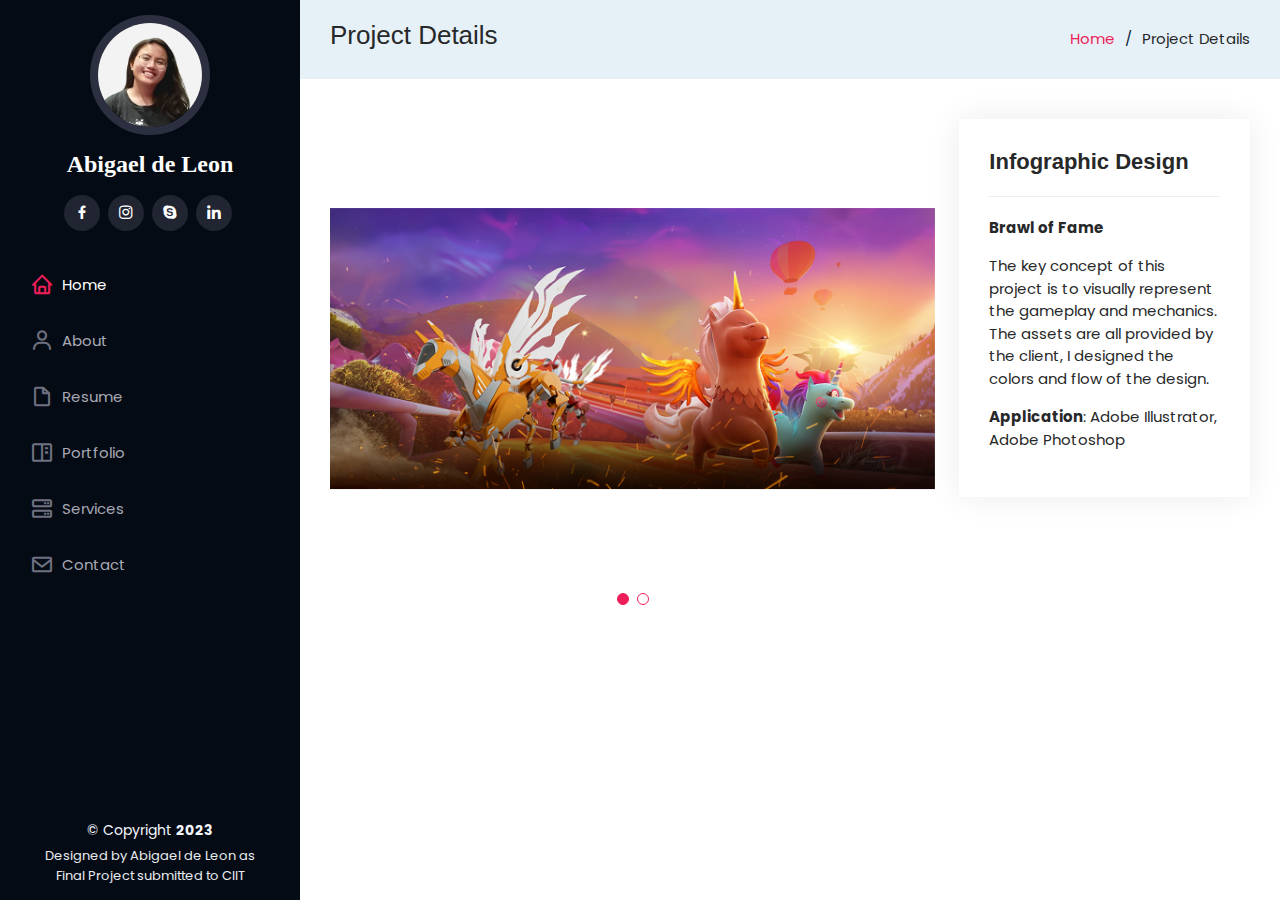
<file: brawl-of-fame.html>
<!DOCTYPE html>
<html lang="en">

<head>
  <meta charset="utf-8">
  <meta content="width=device-width, initial-scale=1.0" name="viewport">

  <title>Project Details</title>
  <meta content="" name="description">
  <meta content="" name="keywords">

  <!-- Favicons -->
  <link href="assets/img/favicon.png" rel="icon">
  <link href="assets/img/apple-touch-icon.png" rel="apple-touch-icon">

  <!-- Google Fonts -->
 	<link rel="preconnect" href="https://fonts.googleapis.com">
	<link rel="preconnect" href="https://fonts.gstatic.com" crossorigin>
	<link href="https://fonts.googleapis.com/css2?family=DM+Serif+Text&family=Poppins:wght@300;500&display=swap" rel="stylesheet">


  <!-- Vendor CSS Files -->
  <link href="assets/vendor/aos/aos.css" rel="stylesheet">
  <link href="assets/vendor/bootstrap/css/bootstrap.min.css" rel="stylesheet">
  <link href="assets/vendor/bootstrap-icons/bootstrap-icons.css" rel="stylesheet">
  <link href="assets/vendor/boxicons/css/boxicons.min.css" rel="stylesheet">
  <link href="assets/vendor/glightbox/css/glightbox.min.css" rel="stylesheet">
  <link href="assets/vendor/swiper/swiper-bundle.min.css" rel="stylesheet">

  <!-- Template Main CSS File -->
  <link href="assets/css/style.css" rel="stylesheet">

  <!-- =======================================================
  * Template Name: iPortfolio
  * Updated: Sep 18 2023 with Bootstrap v5.3.2
  * Template URL: https://bootstrapmade.com/iportfolio-bootstrap-portfolio-websites-template/
  * Author: BootstrapMade.com
  * License: https://bootstrapmade.com/license/
  ======================================================== -->
</head>

<body>

  <!-- ======= Mobile nav toggle button ======= -->
  <i class="bi bi-list mobile-nav-toggle d-xl-none"></i>

  <!-- ======= Header ======= -->
  <header id="header">
    <div class="d-flex flex-column">

      <div class="profile">
        <img src="assets/img/profile-img-4.jpg" alt="" class="img-fluid rounded-circle">
        <h1 class="text-light"><a href="index.html">Abigael de Leon</a></h1>
        <div class="social-links mt-3 text-center">
          <a href="https://www.facebook.com/abideleon210/" class="facebook" target="_blank"><i class="bx bxl-facebook"></i></a>
          <a href="https://www.instagram.com/abigaeldeleon_?igsh=MTZlZnptNnBiaGdkbw==" class="instagram" target="_blank"><i class="bx bxl-instagram"></i></a>
          <a href="https://join.skype.com/invite/vEoQbeHqSaS0" class="google-plus" target="_blank"><i class="bx bxl-skype"></i></a>
          <a href="https://www.linkedin.com/in/abigael-de-leon-8618011b5/" class="linkedin" target="_blank"><i class="bx bxl-linkedin"></i></a>
        </div>
      </div>

      <nav id="navbar" class="nav-menu navbar">
        <ul>
          <li><a href="index.html" class="nav-link scrollto active"><i class="bx bx-home"></i> <span>Home</span></a></li>
          <li><a href="index.html" class="nav-link scrollto"><i class="bx bx-user"></i> <span>About</span></a></li>
          <li><a href="index.html" class="nav-link scrollto"><i class="bx bx-file-blank"></i> <span>Resume</span></a></li>
          <li><a href="index.html" class="nav-link scrollto"><i class="bx bx-book-content"></i> <span>Portfolio</span></a></li>
          <li><a href="index.html" class="nav-link scrollto"><i class="bx bx-server"></i> <span>Services</span></a></li>
          <li><a href="index.html" class="nav-link scrollto"><i class="bx bx-envelope"></i> <span>Contact</span></a></li>
        </ul>
      </nav><!-- .nav-menu -->
    </div>
  </header><!-- End Header -->

  <main id="main">

    <!-- ======= Breadcrumbs ======= -->
    <section id="breadcrumbs" class="breadcrumbs">
      <div class="container">

        <div class="d-flex justify-content-between align-items-center">
          <h2>Project Details</h2>
          <ol>
            <li><a href="index.html">Home</a></li>
            <li>Project Details</li>
          </ol>
        </div>

      </div>
    </section><!-- End Breadcrumbs -->

    <!-- ======= Portfolio Details Section ======= -->
    <section id="portfolio-details" class="portfolio-details">
      <div class="container">

        <div class="row gy-4">

          <div class="col-lg-8">
            <div class="portfolio-details-slider swiper">
              <div class="swiper-wrapper align-items-center">

                <div class="swiper-slide">
                  <img src="assets/img/portfolio/portfolio-details-23.jpg" alt="">
                </div>
				  
				<div class="swiper-slide">
                  <img src="assets/img/portfolio/portfolio-details-24.jpg" alt="">
                </div>
				  
              </div>
				
              <div class="swiper-pagination"></div>
            </div>
          </div>

          <div class="col-lg-4">
            <div class="portfolio-info">
              <h3>Infographic Design</h3>
              <ul>
			  
                	<p><strong>Brawl of Fame</strong></p>
                	
				 	<p>The key concept of this project is to visually represent the gameplay and mechanics. The assets are all provided by the client, I designed the colors and flow of the design.</p>
					
				  	<!-- <p>The design process includes logo design, pattern making, typography and mock ups.</p>  -->
				  
               		<li><strong>Application</strong>: Adobe Illustrator, Adobe Photoshop </li> 
				  
              </ul>
            </div>
          </div>

        </div>

      </div>
    </section><!-- End Portfolio Details Section -->

  </main><!-- End #main -->

  <!-- ======= Footer ======= -->
  <footer id="footer">
    <div class="container">
      <div class="copyright">
        &copy; Copyright <strong><span>2023</span></strong>
      </div>
      <div class="credits">
        <!-- All the links in the footer should remain intact. -->
        <!-- You can delete the links only if you purchased the pro version. -->
        <!-- Licensing information: https://bootstrapmade.com/license/ -->
        <!-- Purchase the pro version with working PHP/AJAX contact form: https://bootstrapmade.com/iportfolio-bootstrap-portfolio-websites-template/ -->
        Designed by Abigael de Leon as Final Project submitted to CIIT
      </div>
    </div>
  </footer><!-- End  Footer -->

  <a href="#" class="back-to-top d-flex align-items-center justify-content-center"><i class="bi bi-arrow-up-short"></i></a>

  <!-- Vendor JS Files -->
  <script src="assets/vendor/purecounter/purecounter_vanilla.js"></script>
  <script src="assets/vendor/aos/aos.js"></script>
  <script src="assets/vendor/bootstrap/js/bootstrap.bundle.min.js"></script>
  <script src="assets/vendor/glightbox/js/glightbox.min.js"></script>
  <script src="assets/vendor/isotope-layout/isotope.pkgd.min.js"></script>
  <script src="assets/vendor/swiper/swiper-bundle.min.js"></script>
  <script src="assets/vendor/typed.js/typed.umd.js"></script>
  <script src="assets/vendor/waypoints/noframework.waypoints.js"></script>
  <script src="assets/vendor/php-email-form/validate.js"></script>

  <!-- Template Main JS File -->
  <script src="assets/js/main.js"></script>

</body>

</html>
</file>
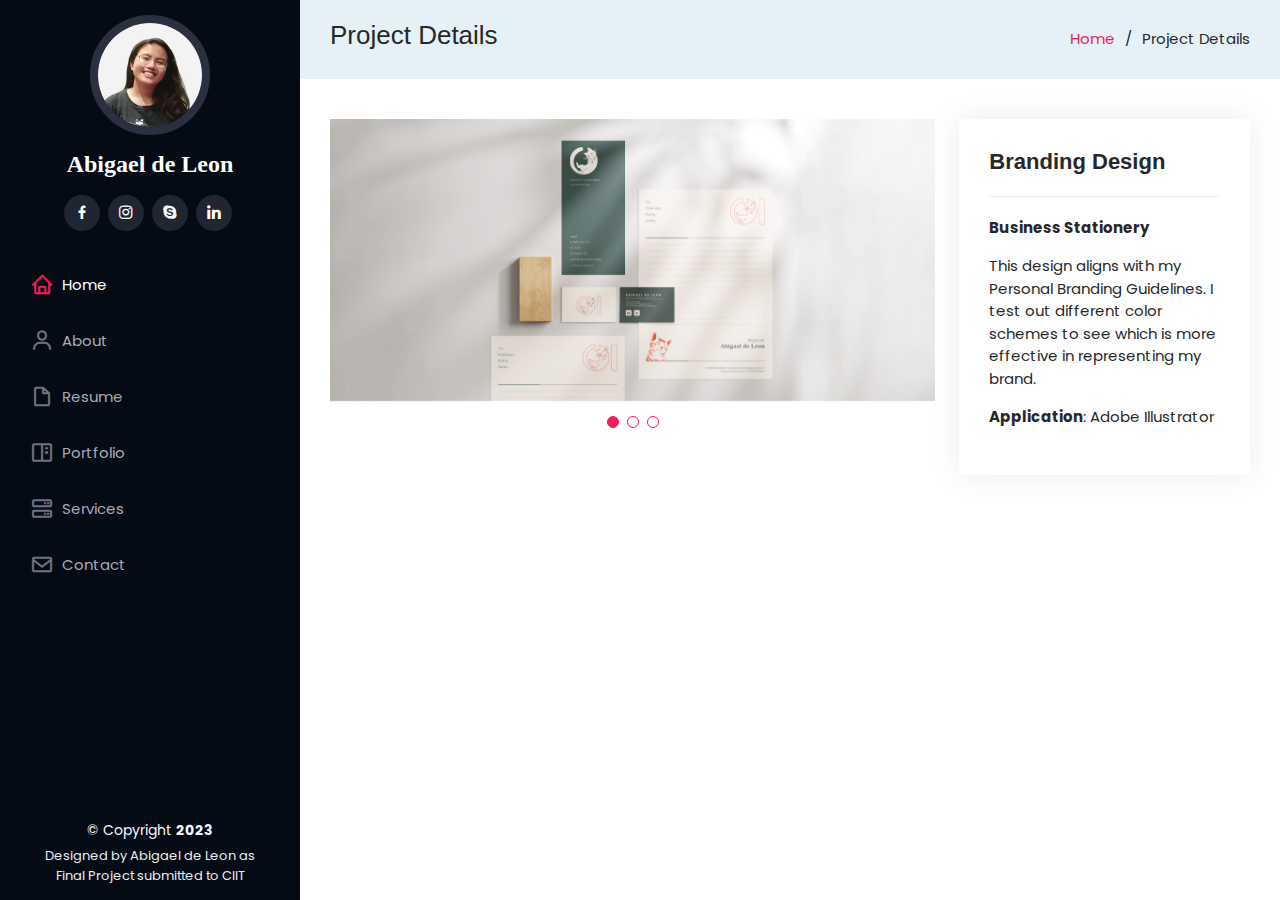
<file: business-stationery.html>
<!DOCTYPE html>
<html lang="en">

<head>
  <meta charset="utf-8">
  <meta content="width=device-width, initial-scale=1.0" name="viewport">

  <title>Project Details</title>
  <meta content="" name="description">
  <meta content="" name="keywords">

  <!-- Favicons -->
  <link href="assets/img/favicon.png" rel="icon">
  <link href="assets/img/apple-touch-icon.png" rel="apple-touch-icon">

  <!-- Google Fonts -->
 	<link rel="preconnect" href="https://fonts.googleapis.com">
	<link rel="preconnect" href="https://fonts.gstatic.com" crossorigin>
	<link href="https://fonts.googleapis.com/css2?family=DM+Serif+Text&family=Poppins:wght@300;500&display=swap" rel="stylesheet">


  <!-- Vendor CSS Files -->
  <link href="assets/vendor/aos/aos.css" rel="stylesheet">
  <link href="assets/vendor/bootstrap/css/bootstrap.min.css" rel="stylesheet">
  <link href="assets/vendor/bootstrap-icons/bootstrap-icons.css" rel="stylesheet">
  <link href="assets/vendor/boxicons/css/boxicons.min.css" rel="stylesheet">
  <link href="assets/vendor/glightbox/css/glightbox.min.css" rel="stylesheet">
  <link href="assets/vendor/swiper/swiper-bundle.min.css" rel="stylesheet">

  <!-- Template Main CSS File -->
  <link href="assets/css/style.css" rel="stylesheet">

  <!-- =======================================================
  * Template Name: iPortfolio
  * Updated: Sep 18 2023 with Bootstrap v5.3.2
  * Template URL: https://bootstrapmade.com/iportfolio-bootstrap-portfolio-websites-template/
  * Author: BootstrapMade.com
  * License: https://bootstrapmade.com/license/
  ======================================================== -->
</head>

<body>

  <!-- ======= Mobile nav toggle button ======= -->
  <i class="bi bi-list mobile-nav-toggle d-xl-none"></i>

  <!-- ======= Header ======= -->
  <header id="header">
    <div class="d-flex flex-column">

      <div class="profile">
        <img src="assets/img/profile-img-4.jpg" alt="" class="img-fluid rounded-circle">
        <h1 class="text-light"><a href="index.html">Abigael de Leon</a></h1>
        <div class="social-links mt-3 text-center">
          <a href="https://www.facebook.com/abideleon210/" class="facebook" target="_blank"><i class="bx bxl-facebook"></i></a>
          <a href="https://www.instagram.com/abigaeldeleon_?igsh=MTZlZnptNnBiaGdkbw==" class="instagram" target="_blank"><i class="bx bxl-instagram"></i></a>
          <a href="https://join.skype.com/invite/vEoQbeHqSaS0" class="google-plus" target="_blank"><i class="bx bxl-skype"></i></a>
          <a href="https://www.linkedin.com/in/abigael-de-leon-8618011b5/" class="linkedin" target="_blank"><i class="bx bxl-linkedin"></i></a>
        </div>
      </div>

      <nav id="navbar" class="nav-menu navbar">
        <ul>
          <li><a href="index.html" class="nav-link scrollto active"><i class="bx bx-home"></i> <span>Home</span></a></li>
          <li><a href="index.html" class="nav-link scrollto"><i class="bx bx-user"></i> <span>About</span></a></li>
          <li><a href="index.html" class="nav-link scrollto"><i class="bx bx-file-blank"></i> <span>Resume</span></a></li>
          <li><a href="index.html" class="nav-link scrollto"><i class="bx bx-book-content"></i> <span>Portfolio</span></a></li>
          <li><a href="index.html" class="nav-link scrollto"><i class="bx bx-server"></i> <span>Services</span></a></li>
          <li><a href="index.html" class="nav-link scrollto"><i class="bx bx-envelope"></i> <span>Contact</span></a></li>
        </ul>
      </nav><!-- .nav-menu -->
    </div>
  </header><!-- End Header -->

  <main id="main">

    <!-- ======= Breadcrumbs ======= -->
    <section id="breadcrumbs" class="breadcrumbs">
      <div class="container">

        <div class="d-flex justify-content-between align-items-center">
          <h2>Project Details</h2>
          <ol>
            <li><a href="index.html">Home</a></li>
            <li>Project Details</li>
          </ol>
        </div>

      </div>
    </section><!-- End Breadcrumbs -->

    <!-- ======= Portfolio Details Section ======= -->
    <section id="portfolio-details" class="portfolio-details">
      <div class="container">

        <div class="row gy-4">

          <div class="col-lg-8">
            <div class="portfolio-details-slider swiper">
              <div class="swiper-wrapper align-items-center">

                <div class="swiper-slide">
                  <img src="assets/img/portfolio/portfolio-details-20.jpg" alt="">
                </div>
				  
				<div class="swiper-slide">
                  <img src="assets/img/portfolio/portfolio-details-19.jpg" alt="">
                </div>

                <div class="swiper-slide">
                  <img src="assets/img/portfolio/portfolio-details-18.jpg" alt="">
                </div>

              </div>
				
              <div class="swiper-pagination"></div>
            </div>
          </div>

          <div class="col-lg-4">
            <div class="portfolio-info">
              <h3>Branding Design</h3>
              <ul>
			  
                	<p><strong>Business Stationery</strong></p>
                	
				 	<p>This design aligns with my Personal Branding Guidelines. I test out different color schemes to see which is more effective in representing my brand.</p>
					
				  	<!-- <p>The design process includes logo design, pattern making, typography and mock ups.</p>  -->
				  
               		<li><strong>Application</strong>: Adobe Illustrator </li> 
				  
              </ul>
            </div>
          </div>

        </div>

      </div>
    </section><!-- End Portfolio Details Section -->

  </main><!-- End #main -->

  <!-- ======= Footer ======= -->
  <footer id="footer">
    <div class="container">
      <div class="copyright">
        &copy; Copyright <strong><span>2023</span></strong>
      </div>
      <div class="credits">
        <!-- All the links in the footer should remain intact. -->
        <!-- You can delete the links only if you purchased the pro version. -->
        <!-- Licensing information: https://bootstrapmade.com/license/ -->
        <!-- Purchase the pro version with working PHP/AJAX contact form: https://bootstrapmade.com/iportfolio-bootstrap-portfolio-websites-template/ -->
        Designed by Abigael de Leon as Final Project submitted to CIIT
      </div>
    </div>
  </footer><!-- End  Footer -->

  <a href="#" class="back-to-top d-flex align-items-center justify-content-center"><i class="bi bi-arrow-up-short"></i></a>

  <!-- Vendor JS Files -->
  <script src="assets/vendor/purecounter/purecounter_vanilla.js"></script>
  <script src="assets/vendor/aos/aos.js"></script>
  <script src="assets/vendor/bootstrap/js/bootstrap.bundle.min.js"></script>
  <script src="assets/vendor/glightbox/js/glightbox.min.js"></script>
  <script src="assets/vendor/isotope-layout/isotope.pkgd.min.js"></script>
  <script src="assets/vendor/swiper/swiper-bundle.min.js"></script>
  <script src="assets/vendor/typed.js/typed.umd.js"></script>
  <script src="assets/vendor/waypoints/noframework.waypoints.js"></script>
  <script src="assets/vendor/php-email-form/validate.js"></script>

  <!-- Template Main JS File -->
  <script src="assets/js/main.js"></script>

</body>

</html>
</file>
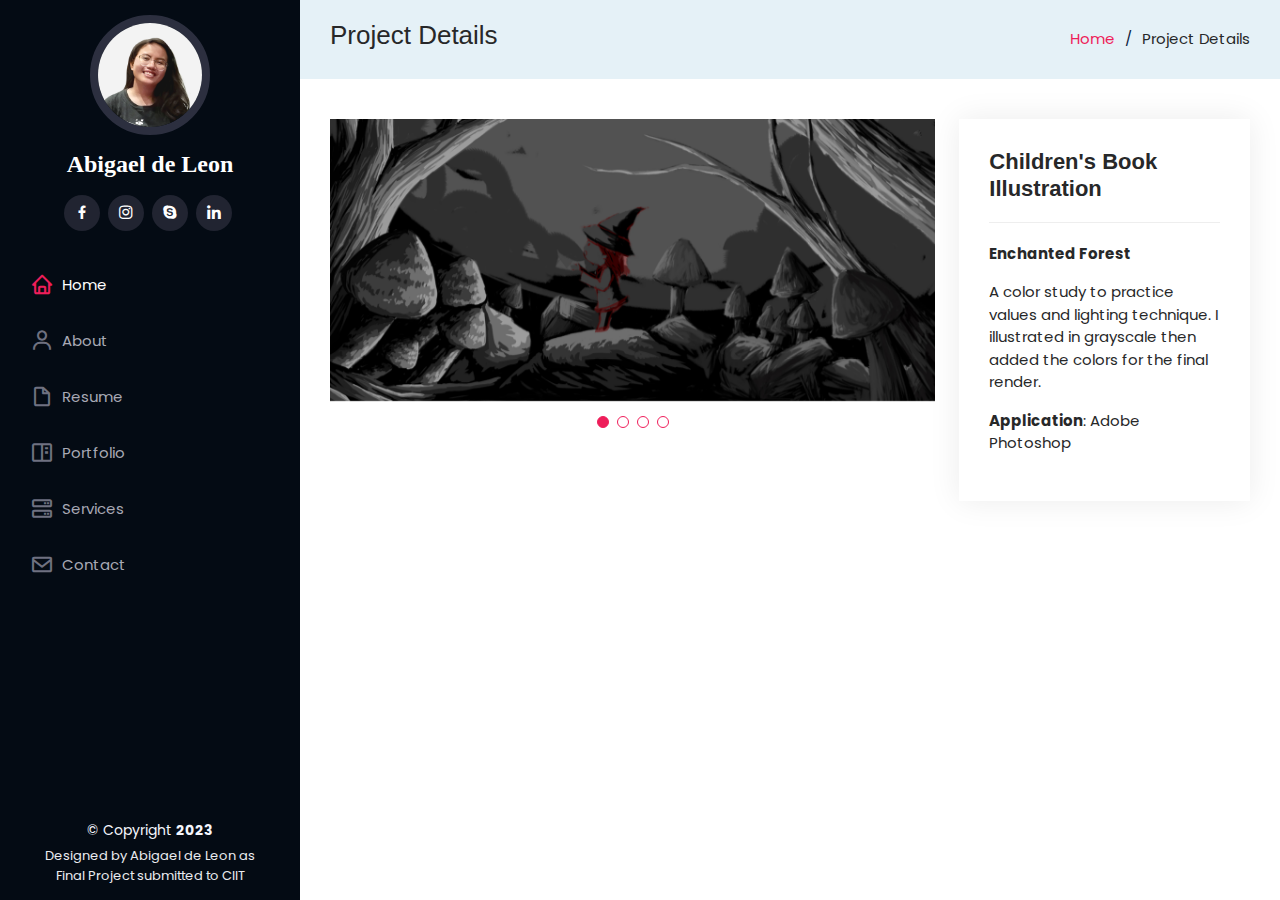
<file: children-illustration.html>
<!DOCTYPE html>
<html lang="en">

<head>
  <meta charset="utf-8">
  <meta content="width=device-width, initial-scale=1.0" name="viewport">

  <title>Project Details</title>
  <meta content="" name="description">
  <meta content="" name="keywords">

  <!-- Favicons -->
  <link href="assets/img/favicon.png" rel="icon">
  <link href="assets/img/apple-touch-icon.png" rel="apple-touch-icon">

  <!-- Google Fonts -->
 	<link rel="preconnect" href="https://fonts.googleapis.com">
	<link rel="preconnect" href="https://fonts.gstatic.com" crossorigin>
	<link href="https://fonts.googleapis.com/css2?family=DM+Serif+Text&family=Poppins:wght@300;500&display=swap" rel="stylesheet">


  <!-- Vendor CSS Files -->
  <link href="assets/vendor/aos/aos.css" rel="stylesheet">
  <link href="assets/vendor/bootstrap/css/bootstrap.min.css" rel="stylesheet">
  <link href="assets/vendor/bootstrap-icons/bootstrap-icons.css" rel="stylesheet">
  <link href="assets/vendor/boxicons/css/boxicons.min.css" rel="stylesheet">
  <link href="assets/vendor/glightbox/css/glightbox.min.css" rel="stylesheet">
  <link href="assets/vendor/swiper/swiper-bundle.min.css" rel="stylesheet">

  <!-- Template Main CSS File -->
  <link href="assets/css/style.css" rel="stylesheet">

  <!-- =======================================================
  * Template Name: iPortfolio
  * Updated: Sep 18 2023 with Bootstrap v5.3.2
  * Template URL: https://bootstrapmade.com/iportfolio-bootstrap-portfolio-websites-template/
  * Author: BootstrapMade.com
  * License: https://bootstrapmade.com/license/
  ======================================================== -->
</head>

<body>

  <!-- ======= Mobile nav toggle button ======= -->
  <i class="bi bi-list mobile-nav-toggle d-xl-none"></i>

  <!-- ======= Header ======= -->
  <header id="header">
    <div class="d-flex flex-column">

      <div class="profile">
        <img src="assets/img/profile-img-4.jpg" alt="" class="img-fluid rounded-circle">
        <h1 class="text-light"><a href="index.html">Abigael de Leon</a></h1>
        <div class="social-links mt-3 text-center">
          <a href="https://www.facebook.com/abideleon210/" class="facebook" target="_blank"><i class="bx bxl-facebook"></i></a>
          <a href="https://www.instagram.com/abigaeldeleon_?igsh=MTZlZnptNnBiaGdkbw==" class="instagram" target="_blank"><i class="bx bxl-instagram"></i></a>
          <a href="https://join.skype.com/invite/vEoQbeHqSaS0" class="google-plus" target="_blank"><i class="bx bxl-skype"></i></a>
          <a href="https://www.linkedin.com/in/abigael-de-leon-8618011b5/" class="linkedin" target="_blank"><i class="bx bxl-linkedin"></i></a>
        </div>
      </div>

      <nav id="navbar" class="nav-menu navbar">
        <ul>
          <li><a href="index.html" class="nav-link scrollto active"><i class="bx bx-home"></i> <span>Home</span></a></li>
          <li><a href="index.html" class="nav-link scrollto"><i class="bx bx-user"></i> <span>About</span></a></li>
          <li><a href="index.html" class="nav-link scrollto"><i class="bx bx-file-blank"></i> <span>Resume</span></a></li>
          <li><a href="index.html" class="nav-link scrollto"><i class="bx bx-book-content"></i> <span>Portfolio</span></a></li>
          <li><a href="index.html" class="nav-link scrollto"><i class="bx bx-server"></i> <span>Services</span></a></li>
          <li><a href="index.html" class="nav-link scrollto"><i class="bx bx-envelope"></i> <span>Contact</span></a></li>
        </ul>
      </nav><!-- .nav-menu -->
    </div>
  </header><!-- End Header -->

  <main id="main">

    <!-- ======= Breadcrumbs ======= -->
    <section id="breadcrumbs" class="breadcrumbs">
      <div class="container">

        <div class="d-flex justify-content-between align-items-center">
          <h2>Project Details</h2>
          <ol>
            <li><a href="index.html">Home</a></li>
            <li>Project Details</li>
          </ol>
        </div>

      </div>
    </section><!-- End Breadcrumbs -->

    <!-- ======= Portfolio Details Section ======= -->
    <section id="portfolio-details" class="portfolio-details">
      <div class="container">

        <div class="row gy-4">

          <div class="col-lg-8">
            <div class="portfolio-details-slider swiper">
              <div class="swiper-wrapper align-items-center">

                <div class="swiper-slide">
                  <img src="assets/img/portfolio/portfolio-details-39.jpg" alt="">
                </div>
				  
				<div class="swiper-slide">
                  <img src="assets/img/portfolio/portfolio-details-40.jpg" alt="">
                </div>
				  
				<div class="swiper-slide">
                <img src="assets/img/portfolio/portfolio-details-41.jpg" alt="">
                </div>
				  
				<div class="swiper-slide">
                <img src="assets/img/portfolio/portfolio-details-42.jpg" alt="">
                </div>
				  
              </div>
				
              <div class="swiper-pagination"></div>
            </div>
          </div>

          <div class="col-lg-4">
            <div class="portfolio-info">
              <h3>Children's Book Illustration</h3>
              <ul>
			  
                	<p><strong>Enchanted Forest</strong></p>
                	
				 	<p>A color study to practice values and lighting technique. I illustrated in grayscale then added the colors for the final render.</p>
					
				  	<!-- <p>The design process includes logo design, pattern making, typography and mock ups.</p>  -->
				  
               		<li><strong>Application</strong>: Adobe Photoshop </li> 
				  
              </ul>
            </div>
          </div>

        </div>

      </div>
    </section><!-- End Portfolio Details Section -->

  </main><!-- End #main -->

  <!-- ======= Footer ======= -->
  <footer id="footer">
    <div class="container">
      <div class="copyright">
        &copy; Copyright <strong><span>2023</span></strong>
      </div>
      <div class="credits">
        <!-- All the links in the footer should remain intact. -->
        <!-- You can delete the links only if you purchased the pro version. -->
        <!-- Licensing information: https://bootstrapmade.com/license/ -->
        <!-- Purchase the pro version with working PHP/AJAX contact form: https://bootstrapmade.com/iportfolio-bootstrap-portfolio-websites-template/ -->
        Designed by Abigael de Leon as Final Project submitted to CIIT
      </div>
    </div>
  </footer><!-- End  Footer -->

  <a href="#" class="back-to-top d-flex align-items-center justify-content-center"><i class="bi bi-arrow-up-short"></i></a>

  <!-- Vendor JS Files -->
  <script src="assets/vendor/purecounter/purecounter_vanilla.js"></script>
  <script src="assets/vendor/aos/aos.js"></script>
  <script src="assets/vendor/bootstrap/js/bootstrap.bundle.min.js"></script>
  <script src="assets/vendor/glightbox/js/glightbox.min.js"></script>
  <script src="assets/vendor/isotope-layout/isotope.pkgd.min.js"></script>
  <script src="assets/vendor/swiper/swiper-bundle.min.js"></script>
  <script src="assets/vendor/typed.js/typed.umd.js"></script>
  <script src="assets/vendor/waypoints/noframework.waypoints.js"></script>
  <script src="assets/vendor/php-email-form/validate.js"></script>

  <!-- Template Main JS File -->
  <script src="assets/js/main.js"></script>

</body>

</html>
</file>
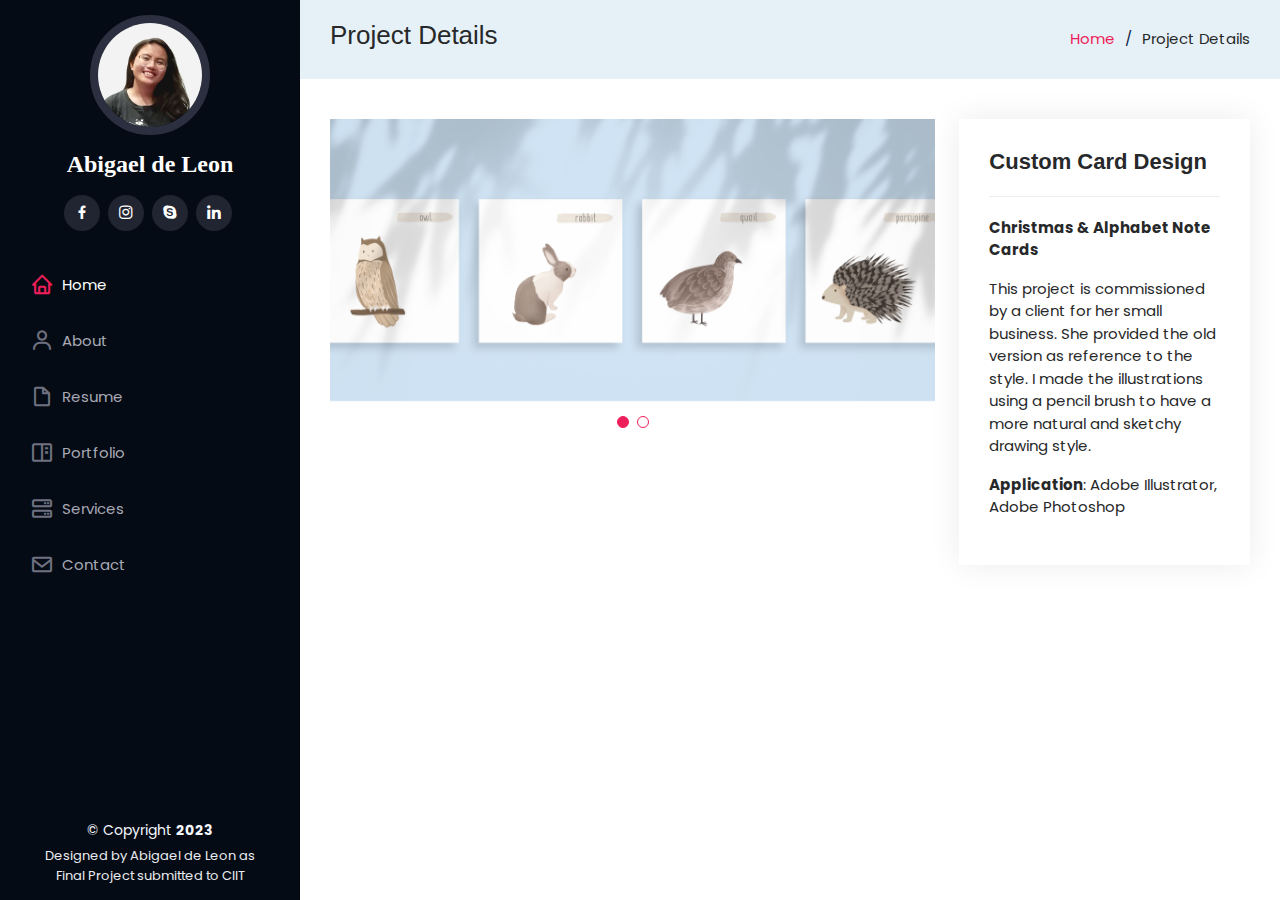
<file: custom-card.html>
<!DOCTYPE html>
<html lang="en">

<head>
  <meta charset="utf-8">
  <meta content="width=device-width, initial-scale=1.0" name="viewport">

  <title>Project Details</title>
  <meta content="" name="description">
  <meta content="" name="keywords">

  <!-- Favicons -->
  <link href="assets/img/favicon.png" rel="icon">
  <link href="assets/img/apple-touch-icon.png" rel="apple-touch-icon">

  <!-- Google Fonts -->
 	<link rel="preconnect" href="https://fonts.googleapis.com">
	<link rel="preconnect" href="https://fonts.gstatic.com" crossorigin>
	<link href="https://fonts.googleapis.com/css2?family=DM+Serif+Text&family=Poppins:wght@300;500&display=swap" rel="stylesheet">


  <!-- Vendor CSS Files -->
  <link href="assets/vendor/aos/aos.css" rel="stylesheet">
  <link href="assets/vendor/bootstrap/css/bootstrap.min.css" rel="stylesheet">
  <link href="assets/vendor/bootstrap-icons/bootstrap-icons.css" rel="stylesheet">
  <link href="assets/vendor/boxicons/css/boxicons.min.css" rel="stylesheet">
  <link href="assets/vendor/glightbox/css/glightbox.min.css" rel="stylesheet">
  <link href="assets/vendor/swiper/swiper-bundle.min.css" rel="stylesheet">

  <!-- Template Main CSS File -->
  <link href="assets/css/style.css" rel="stylesheet">

  <!-- =======================================================
  * Template Name: iPortfolio
  * Updated: Sep 18 2023 with Bootstrap v5.3.2
  * Template URL: https://bootstrapmade.com/iportfolio-bootstrap-portfolio-websites-template/
  * Author: BootstrapMade.com
  * License: https://bootstrapmade.com/license/
  ======================================================== -->
</head>

<body>

  <!-- ======= Mobile nav toggle button ======= -->
  <i class="bi bi-list mobile-nav-toggle d-xl-none"></i>

  <!-- ======= Header ======= -->
  <header id="header">
    <div class="d-flex flex-column">

      <div class="profile">
        <img src="assets/img/profile-img-4.jpg" alt="" class="img-fluid rounded-circle">
        <h1 class="text-light"><a href="index.html">Abigael de Leon</a></h1>
        <div class="social-links mt-3 text-center">
          <a href="https://www.facebook.com/abideleon210/" class="facebook" target="_blank"><i class="bx bxl-facebook"></i></a>
          <a href="https://www.instagram.com/abigaeldeleon_?igsh=MTZlZnptNnBiaGdkbw==" class="instagram" target="_blank"><i class="bx bxl-instagram"></i></a>
          <a href="https://join.skype.com/invite/vEoQbeHqSaS0" class="google-plus" target="_blank"><i class="bx bxl-skype"></i></a>
          <a href="https://www.linkedin.com/in/abigael-de-leon-8618011b5/" class="linkedin" target="_blank"><i class="bx bxl-linkedin"></i></a>
        </div>
      </div>

      <nav id="navbar" class="nav-menu navbar">
        <ul>
          <li><a href="index.html" class="nav-link scrollto active"><i class="bx bx-home"></i> <span>Home</span></a></li>
          <li><a href="index.html" class="nav-link scrollto"><i class="bx bx-user"></i> <span>About</span></a></li>
          <li><a href="index.html" class="nav-link scrollto"><i class="bx bx-file-blank"></i> <span>Resume</span></a></li>
          <li><a href="index.html" class="nav-link scrollto"><i class="bx bx-book-content"></i> <span>Portfolio</span></a></li>
          <li><a href="index.html" class="nav-link scrollto"><i class="bx bx-server"></i> <span>Services</span></a></li>
          <li><a href="index.html" class="nav-link scrollto"><i class="bx bx-envelope"></i> <span>Contact</span></a></li>
        </ul>
      </nav><!-- .nav-menu -->
    </div>
  </header><!-- End Header -->

  <main id="main">

    <!-- ======= Breadcrumbs ======= -->
    <section id="breadcrumbs" class="breadcrumbs">
      <div class="container">

        <div class="d-flex justify-content-between align-items-center">
          <h2>Project Details</h2>
          <ol>
            <li><a href="index.html">Home</a></li>
            <li>Project Details</li>
          </ol>
        </div>

      </div>
    </section><!-- End Breadcrumbs -->

    <!-- ======= Portfolio Details Section ======= -->
    <section id="portfolio-details" class="portfolio-details">
      <div class="container">

        <div class="row gy-4">

          <div class="col-lg-8">
            <div class="portfolio-details-slider swiper">
              <div class="swiper-wrapper align-items-center">

                <div class="swiper-slide">
                  <img src="assets/img/portfolio/portfolio-details-22.jpg" alt="">
                </div>
				  
				<div class="swiper-slide">
                  <img src="assets/img/portfolio/portfolio-details-21.jpg" alt="">
                </div>
				  
              </div>
				
              <div class="swiper-pagination"></div>
            </div>
          </div>

          <div class="col-lg-4">
            <div class="portfolio-info">
              <h3>Custom Card Design</h3>
              <ul>
			  
                	<p><strong>Christmas &AMP; Alphabet Note Cards</strong></p>
                	
				 	<p>This project is commissioned by a client for her small business. She provided the old version as reference to the style. I made the illustrations using a pencil brush to have a more natural and sketchy drawing style.</p>
					
				  	<!-- <p>The design process includes logo design, pattern making, typography and mock ups.</p>  -->
				  
               		<li><strong>Application</strong>: Adobe Illustrator, Adobe Photoshop </li> 
				  
              </ul>
            </div>
          </div>

        </div>

      </div>
    </section><!-- End Portfolio Details Section -->

  </main><!-- End #main -->

  <!-- ======= Footer ======= -->
  <footer id="footer">
    <div class="container">
      <div class="copyright">
        &copy; Copyright <strong><span>2023</span></strong>
      </div>
      <div class="credits">
        <!-- All the links in the footer should remain intact. -->
        <!-- You can delete the links only if you purchased the pro version. -->
        <!-- Licensing information: https://bootstrapmade.com/license/ -->
        <!-- Purchase the pro version with working PHP/AJAX contact form: https://bootstrapmade.com/iportfolio-bootstrap-portfolio-websites-template/ -->
        Designed by Abigael de Leon as Final Project submitted to CIIT
      </div>
    </div>
  </footer><!-- End  Footer -->

  <a href="#" class="back-to-top d-flex align-items-center justify-content-center"><i class="bi bi-arrow-up-short"></i></a>

  <!-- Vendor JS Files -->
  <script src="assets/vendor/purecounter/purecounter_vanilla.js"></script>
  <script src="assets/vendor/aos/aos.js"></script>
  <script src="assets/vendor/bootstrap/js/bootstrap.bundle.min.js"></script>
  <script src="assets/vendor/glightbox/js/glightbox.min.js"></script>
  <script src="assets/vendor/isotope-layout/isotope.pkgd.min.js"></script>
  <script src="assets/vendor/swiper/swiper-bundle.min.js"></script>
  <script src="assets/vendor/typed.js/typed.umd.js"></script>
  <script src="assets/vendor/waypoints/noframework.waypoints.js"></script>
  <script src="assets/vendor/php-email-form/validate.js"></script>

  <!-- Template Main JS File -->
  <script src="assets/js/main.js"></script>

</body>

</html>
</file>
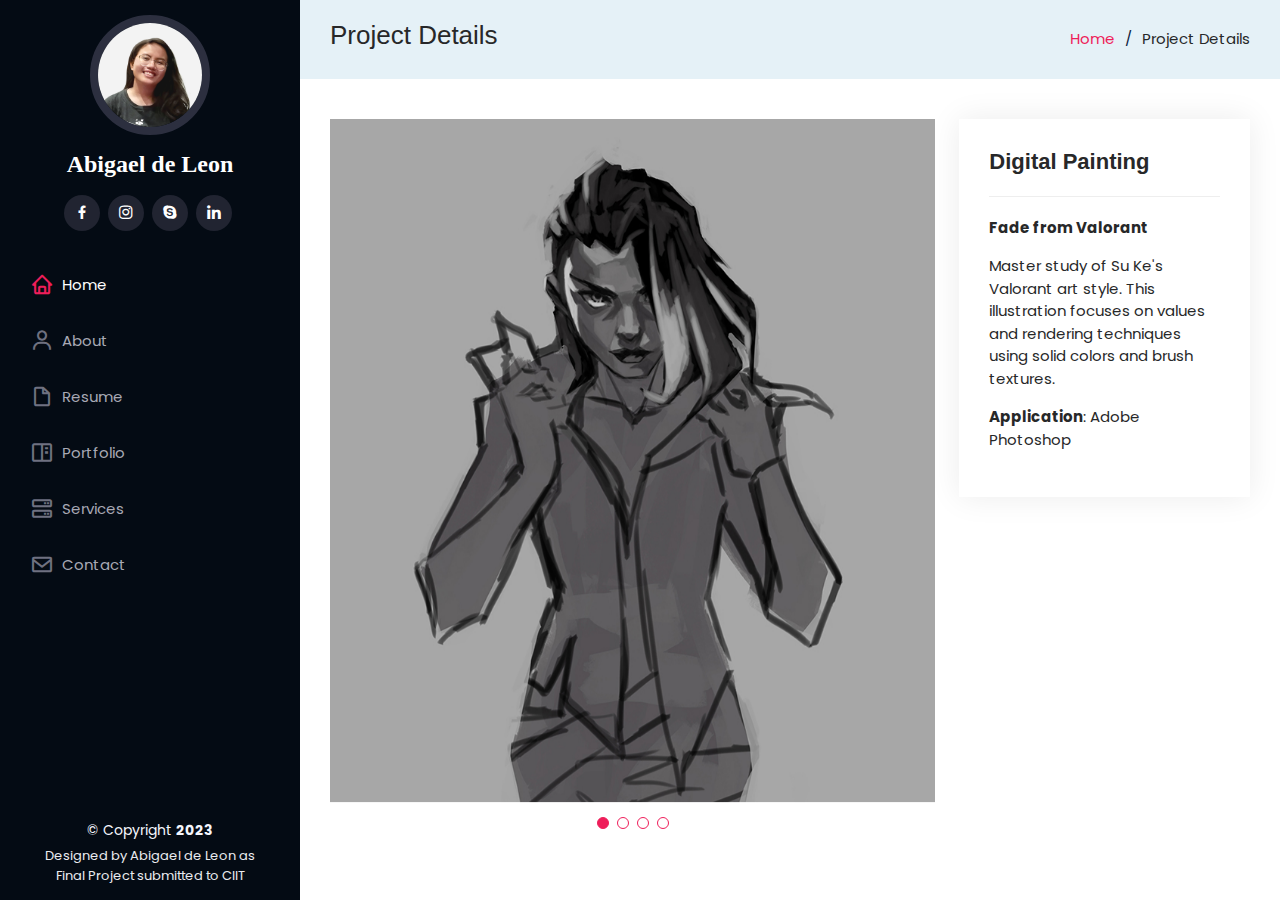
<file: fade-study.html>
<!DOCTYPE html>
<html lang="en">

<head>
  <meta charset="utf-8">
  <meta content="width=device-width, initial-scale=1.0" name="viewport">

  <title>Project Details</title>
  <meta content="" name="description">
  <meta content="" name="keywords">

  <!-- Favicons -->
  <link href="assets/img/favicon.png" rel="icon">
  <link href="assets/img/apple-touch-icon.png" rel="apple-touch-icon">

  <!-- Google Fonts -->
 	<link rel="preconnect" href="https://fonts.googleapis.com">
	<link rel="preconnect" href="https://fonts.gstatic.com" crossorigin>
	<link href="https://fonts.googleapis.com/css2?family=DM+Serif+Text&family=Poppins:wght@300;500&display=swap" rel="stylesheet">


  <!-- Vendor CSS Files -->
  <link href="assets/vendor/aos/aos.css" rel="stylesheet">
  <link href="assets/vendor/bootstrap/css/bootstrap.min.css" rel="stylesheet">
  <link href="assets/vendor/bootstrap-icons/bootstrap-icons.css" rel="stylesheet">
  <link href="assets/vendor/boxicons/css/boxicons.min.css" rel="stylesheet">
  <link href="assets/vendor/glightbox/css/glightbox.min.css" rel="stylesheet">
  <link href="assets/vendor/swiper/swiper-bundle.min.css" rel="stylesheet">

  <!-- Template Main CSS File -->
  <link href="assets/css/style.css" rel="stylesheet">

  <!-- =======================================================
  * Template Name: iPortfolio
  * Updated: Sep 18 2023 with Bootstrap v5.3.2
  * Template URL: https://bootstrapmade.com/iportfolio-bootstrap-portfolio-websites-template/
  * Author: BootstrapMade.com
  * License: https://bootstrapmade.com/license/
  ======================================================== -->
</head>

<body>

  <!-- ======= Mobile nav toggle button ======= -->
  <i class="bi bi-list mobile-nav-toggle d-xl-none"></i>

  <!-- ======= Header ======= -->
  <header id="header">
    <div class="d-flex flex-column">

      <div class="profile">
        <img src="assets/img/profile-img-4.jpg" alt="" class="img-fluid rounded-circle">
        <h1 class="text-light"><a href="index.html">Abigael de Leon</a></h1>
        <div class="social-links mt-3 text-center">
          <a href="https://www.facebook.com/abideleon210/" class="facebook" target="_blank"><i class="bx bxl-facebook"></i></a>
          <a href="https://www.instagram.com/abigaeldeleon_?igsh=MTZlZnptNnBiaGdkbw==" class="instagram" target="_blank"><i class="bx bxl-instagram"></i></a>
          <a href="https://join.skype.com/invite/vEoQbeHqSaS0" class="google-plus" target="_blank"><i class="bx bxl-skype"></i></a>
          <a href="https://www.linkedin.com/in/abigael-de-leon-8618011b5/" class="linkedin" target="_blank"><i class="bx bxl-linkedin"></i></a>
        </div>
      </div>

       <nav id="navbar" class="nav-menu navbar">
        <ul>
          <li><a href="index.html" class="nav-link scrollto active"><i class="bx bx-home"></i> <span>Home</span></a></li>
          <li><a href="index.html" class="nav-link scrollto"><i class="bx bx-user"></i> <span>About</span></a></li>
          <li><a href="index.html" class="nav-link scrollto"><i class="bx bx-file-blank"></i> <span>Resume</span></a></li>
          <li><a href="index.html" class="nav-link scrollto"><i class="bx bx-book-content"></i> <span>Portfolio</span></a></li>
          <li><a href="index.html" class="nav-link scrollto"><i class="bx bx-server"></i> <span>Services</span></a></li>
          <li><a href="index.html" class="nav-link scrollto"><i class="bx bx-envelope"></i> <span>Contact</span></a></li>
        </ul>
      </nav><!-- .nav-menu -->
    </div>
  </header><!-- End Header -->

  <main id="main">

    <!-- ======= Breadcrumbs ======= -->
    <section id="breadcrumbs" class="breadcrumbs">
      <div class="container">

        <div class="d-flex justify-content-between align-items-center">
          <h2>Project Details</h2>
          <ol>
            <li><a href="index.html">Home</a></li>
            <li>Project Details</li>
          </ol>
        </div>

      </div>
    </section><!-- End Breadcrumbs -->

    <!-- ======= Portfolio Details Section ======= -->
    <section id="portfolio-details" class="portfolio-details">
      <div class="container">

        <div class="row gy-4">

          <div class="col-lg-8">
            <div class="portfolio-details-slider swiper">
              <div class="swiper-wrapper align-items-center">

                <div class="swiper-slide">
                  <img src="assets/img/portfolio/portfolio-details-25.jpg" alt="">
                </div>
				  
				<div class="swiper-slide">
                  <img src="assets/img/portfolio/portfolio-details-26.jpg" alt="">
                </div>
				  
				<div class="swiper-slide">
                <img src="assets/img/portfolio/portfolio-details-27.jpg" alt="">
                </div>
				  
				<div class="swiper-slide">
                <img src="assets/img/portfolio/portfolio-details-28.jpg" alt="">
                </div>
				  
              </div>
				
              <div class="swiper-pagination"></div>
            </div>
          </div>

          <div class="col-lg-4">
            <div class="portfolio-info">
              <h3>Digital Painting</h3>
              <ul>
			  
                	<p><strong>Fade from Valorant</strong></p>
                	
				 	<p>Master study of Su Ke's Valorant art style. This illustration focuses on values and rendering techniques using solid colors and brush textures.</p>
					
				  	<!-- <p>The design process includes logo design, pattern making, typography and mock ups.</p>  -->
				  
               		<li><strong>Application</strong>: Adobe Photoshop </li> 
				  
              </ul>
            </div>
          </div>

        </div>

      </div>
    </section><!-- End Portfolio Details Section -->

  </main><!-- End #main -->

  <!-- ======= Footer ======= -->
  <footer id="footer">
    <div class="container">
      <div class="copyright">
        &copy; Copyright <strong><span>2023</span></strong>
      </div>
      <div class="credits">
        <!-- All the links in the footer should remain intact. -->
        <!-- You can delete the links only if you purchased the pro version. -->
        <!-- Licensing information: https://bootstrapmade.com/license/ -->
        <!-- Purchase the pro version with working PHP/AJAX contact form: https://bootstrapmade.com/iportfolio-bootstrap-portfolio-websites-template/ -->
        Designed by Abigael de Leon as Final Project submitted to CIIT
      </div>
    </div>
  </footer><!-- End  Footer -->

  <a href="#" class="back-to-top d-flex align-items-center justify-content-center"><i class="bi bi-arrow-up-short"></i></a>

  <!-- Vendor JS Files -->
  <script src="assets/vendor/purecounter/purecounter_vanilla.js"></script>
  <script src="assets/vendor/aos/aos.js"></script>
  <script src="assets/vendor/bootstrap/js/bootstrap.bundle.min.js"></script>
  <script src="assets/vendor/glightbox/js/glightbox.min.js"></script>
  <script src="assets/vendor/isotope-layout/isotope.pkgd.min.js"></script>
  <script src="assets/vendor/swiper/swiper-bundle.min.js"></script>
  <script src="assets/vendor/typed.js/typed.umd.js"></script>
  <script src="assets/vendor/waypoints/noframework.waypoints.js"></script>
  <script src="assets/vendor/php-email-form/validate.js"></script>

  <!-- Template Main JS File -->
  <script src="assets/js/main.js"></script>

</body>

</html>
</file>
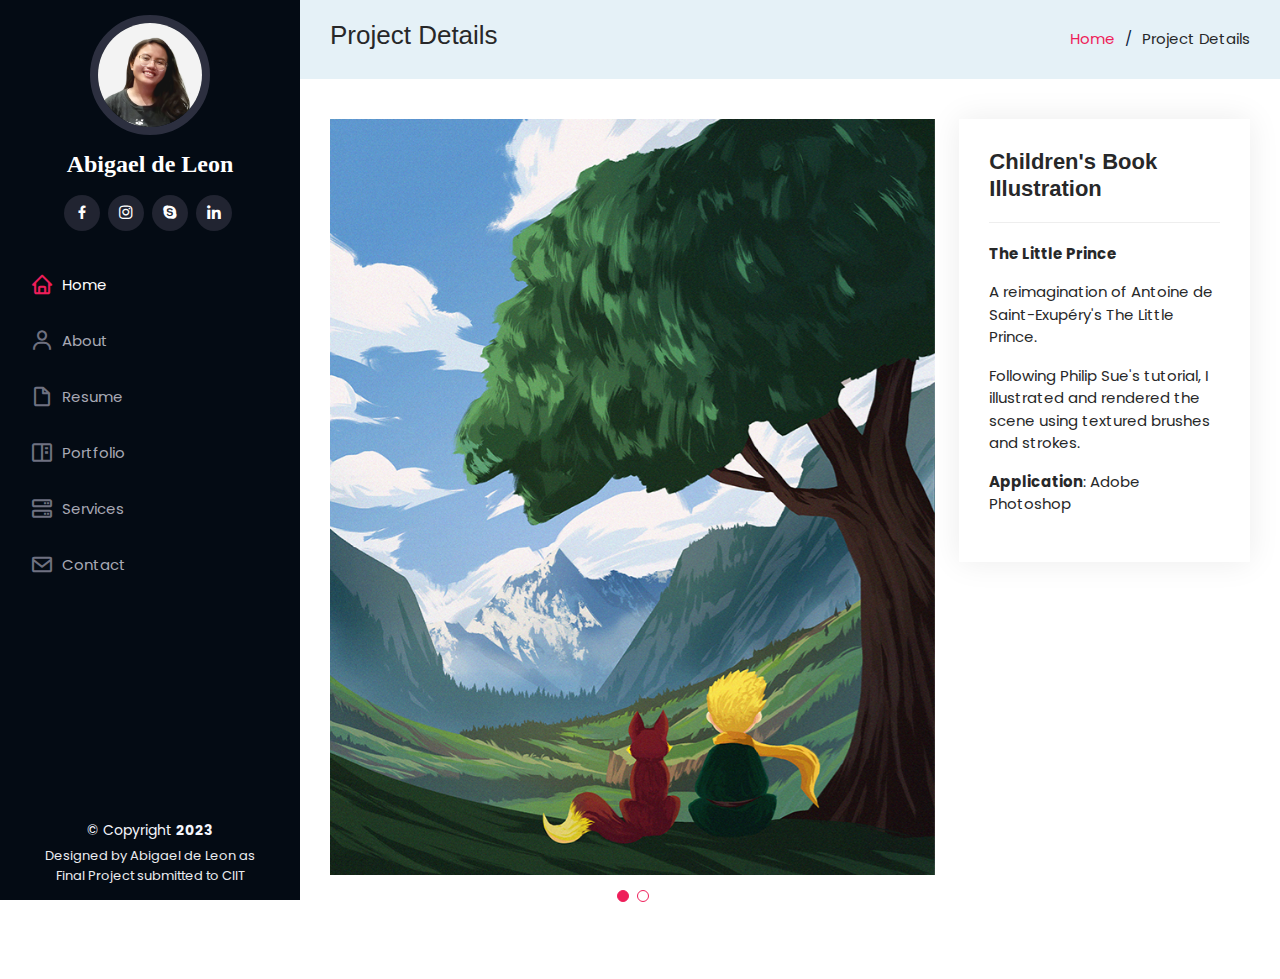
<file: my-little-prince.html>
<!DOCTYPE html>
<html lang="en">

<head>
  <meta charset="utf-8">
  <meta content="width=device-width, initial-scale=1.0" name="viewport">

  <title>Project Details</title>
  <meta content="" name="description">
  <meta content="" name="keywords">

  <!-- Favicons -->
  <link href="assets/img/favicon.png" rel="icon">
  <link href="assets/img/apple-touch-icon.png" rel="apple-touch-icon">

  <!-- Google Fonts -->
 	<link rel="preconnect" href="https://fonts.googleapis.com">
	<link rel="preconnect" href="https://fonts.gstatic.com" crossorigin>
	<link href="https://fonts.googleapis.com/css2?family=DM+Serif+Text&family=Poppins:wght@300;500&display=swap" rel="stylesheet">


  <!-- Vendor CSS Files -->
  <link href="assets/vendor/aos/aos.css" rel="stylesheet">
  <link href="assets/vendor/bootstrap/css/bootstrap.min.css" rel="stylesheet">
  <link href="assets/vendor/bootstrap-icons/bootstrap-icons.css" rel="stylesheet">
  <link href="assets/vendor/boxicons/css/boxicons.min.css" rel="stylesheet">
  <link href="assets/vendor/glightbox/css/glightbox.min.css" rel="stylesheet">
  <link href="assets/vendor/swiper/swiper-bundle.min.css" rel="stylesheet">

  <!-- Template Main CSS File -->
  <link href="assets/css/style.css" rel="stylesheet">

  <!-- =======================================================
  * Template Name: iPortfolio
  * Updated: Sep 18 2023 with Bootstrap v5.3.2
  * Template URL: https://bootstrapmade.com/iportfolio-bootstrap-portfolio-websites-template/
  * Author: BootstrapMade.com
  * License: https://bootstrapmade.com/license/
  ======================================================== -->
</head>

<body>

  <!-- ======= Mobile nav toggle button ======= -->
  <i class="bi bi-list mobile-nav-toggle d-xl-none"></i>

  <!-- ======= Header ======= -->
  <header id="header">
    <div class="d-flex flex-column">

      <div class="profile">
        <img src="assets/img/profile-img-4.jpg" alt="" class="img-fluid rounded-circle">
        <h1 class="text-light"><a href="index.html">Abigael de Leon</a></h1>
        <div class="social-links mt-3 text-center">
          <a href="https://www.facebook.com/abideleon210/" class="facebook" target="_blank"><i class="bx bxl-facebook"></i></a>
          <a href="https://www.instagram.com/abigaeldeleon_?igsh=MTZlZnptNnBiaGdkbw==" class="instagram" target="_blank"><i class="bx bxl-instagram"></i></a>
          <a href="https://join.skype.com/invite/vEoQbeHqSaS0" class="google-plus" target="_blank"><i class="bx bxl-skype"></i></a>
          <a href="https://www.linkedin.com/in/abigael-de-leon-8618011b5/" class="linkedin" target="_blank"><i class="bx bxl-linkedin"></i></a>
        </div>
      </div>

       <nav id="navbar" class="nav-menu navbar">
        <ul>
          <li><a href="index.html" class="nav-link scrollto active"><i class="bx bx-home"></i> <span>Home</span></a></li>
          <li><a href="index.html" class="nav-link scrollto"><i class="bx bx-user"></i> <span>About</span></a></li>
          <li><a href="index.html" class="nav-link scrollto"><i class="bx bx-file-blank"></i> <span>Resume</span></a></li>
          <li><a href="index.html" class="nav-link scrollto"><i class="bx bx-book-content"></i> <span>Portfolio</span></a></li>
          <li><a href="index.html" class="nav-link scrollto"><i class="bx bx-server"></i> <span>Services</span></a></li>
          <li><a href="index.html" class="nav-link scrollto"><i class="bx bx-envelope"></i> <span>Contact</span></a></li>
        </ul>
      </nav><!-- .nav-menu -->
    </div>
  </header><!-- End Header -->

  <main id="main">

    <!-- ======= Breadcrumbs ======= -->
    <section id="breadcrumbs" class="breadcrumbs">
      <div class="container">

        <div class="d-flex justify-content-between align-items-center">
          <h2>Project Details</h2>
          <ol>
            <li><a href="index.html">Home</a></li>
            <li>Project Details</li>
          </ol>
        </div>

      </div>
    </section><!-- End Breadcrumbs -->

    <!-- ======= Portfolio Details Section ======= -->
    <section id="portfolio-details" class="portfolio-details">
      <div class="container">

        <div class="row gy-4">

          <div class="col-lg-8">
            <div class="portfolio-details-slider swiper">
              <div class="swiper-wrapper align-items-center">

                <div class="swiper-slide">
                  <img src="assets/img/portfolio/portfolio-details-10.jpg" alt="">
                </div>
				  
				 <div class="swiper-slide">
                  <img src="assets/img/portfolio/portfolio-details-11.jpg" alt="">
                </div>
				  
              </div>
              <div class="swiper-pagination"></div>
            </div>
          </div>

          <div class="col-lg-4">
            <div class="portfolio-info">
              <h3>Children's Book Illustration</h3>
              <ul>
			  
                	<p><strong>The Little Prince</strong></p>
                	
				 	<p>A reimagination of Antoine de Saint-Exupéry's The Little Prince.</p>
					
				  	<p>Following Philip Sue's tutorial, I illustrated and rendered the scene using textured brushes and strokes. </p>
				  
              		<li><strong>Application</strong>: Adobe Photoshop </li> 
				  
              </ul>
            </div>
          </div>

        </div>

      </div>
    </section><!-- End Portfolio Details Section -->

  </main><!-- End #main -->

  <!-- ======= Footer ======= -->
  <footer id="footer">
    <div class="container">
      <div class="copyright">
        &copy; Copyright <strong><span>2023</span></strong>
      </div>
      <div class="credits">
        <!-- All the links in the footer should remain intact. -->
        <!-- You can delete the links only if you purchased the pro version. -->
        <!-- Licensing information: https://bootstrapmade.com/license/ -->
        <!-- Purchase the pro version with working PHP/AJAX contact form: https://bootstrapmade.com/iportfolio-bootstrap-portfolio-websites-template/ -->
        Designed by Abigael de Leon as Final Project submitted to CIIT
      </div>
    </div>
  </footer><!-- End  Footer -->

  <a href="#" class="back-to-top d-flex align-items-center justify-content-center"><i class="bi bi-arrow-up-short"></i></a>

  <!-- Vendor JS Files -->
  <script src="assets/vendor/purecounter/purecounter_vanilla.js"></script>
  <script src="assets/vendor/aos/aos.js"></script>
  <script src="assets/vendor/bootstrap/js/bootstrap.bundle.min.js"></script>
  <script src="assets/vendor/glightbox/js/glightbox.min.js"></script>
  <script src="assets/vendor/isotope-layout/isotope.pkgd.min.js"></script>
  <script src="assets/vendor/swiper/swiper-bundle.min.js"></script>
  <script src="assets/vendor/typed.js/typed.umd.js"></script>
  <script src="assets/vendor/waypoints/noframework.waypoints.js"></script>
  <script src="assets/vendor/php-email-form/validate.js"></script>

  <!-- Template Main JS File -->
  <script src="assets/js/main.js"></script>

</body>

</html>
</file>
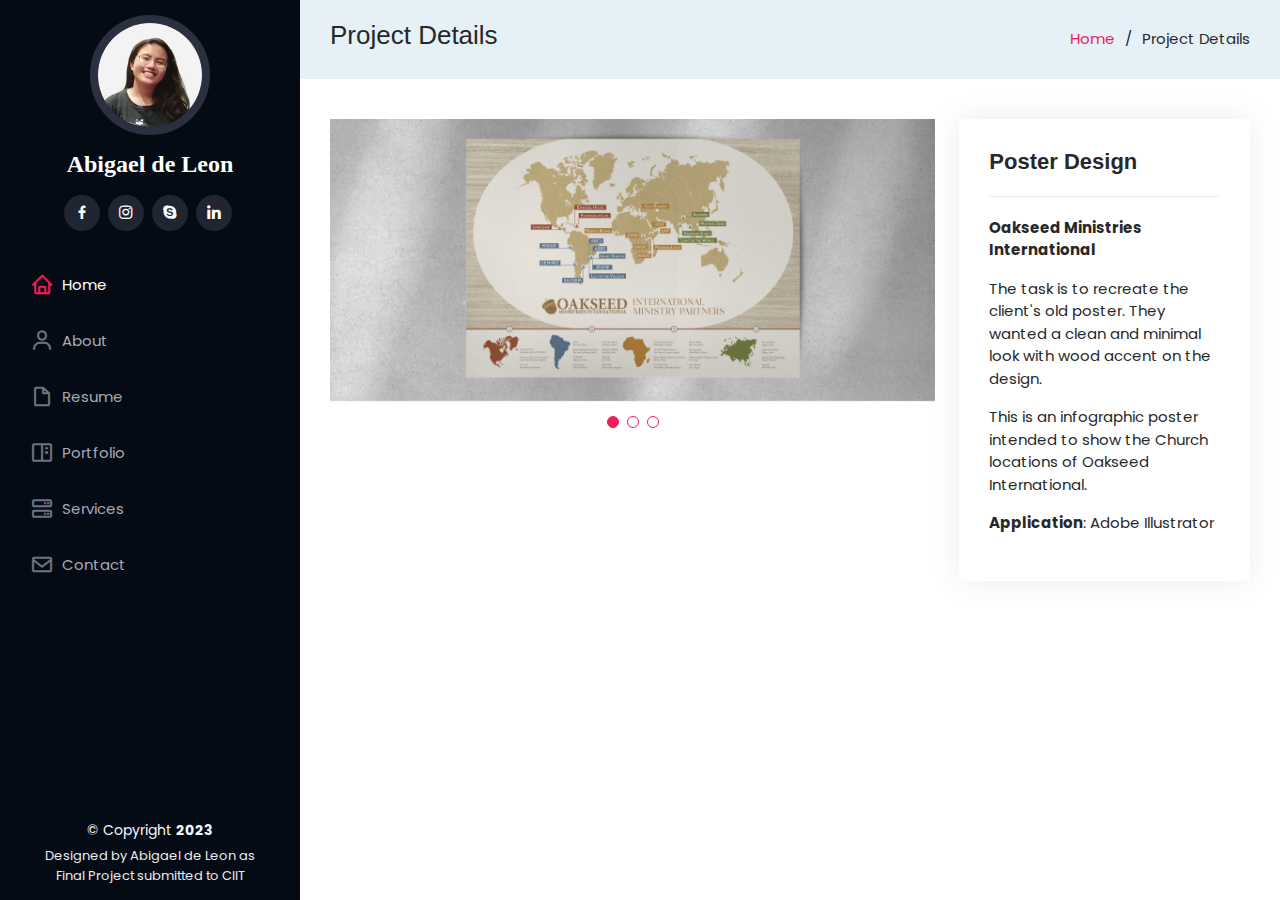
<file: oakseed-poster.html>
<!DOCTYPE html>
<html lang="en">

<head>
  <meta charset="utf-8">
  <meta content="width=device-width, initial-scale=1.0" name="viewport">

  <title>Project Details</title>
  <meta content="" name="description">
  <meta content="" name="keywords">

  <!-- Favicons -->
  <link href="assets/img/favicon.png" rel="icon">
  <link href="assets/img/apple-touch-icon.png" rel="apple-touch-icon">

  <!-- Google Fonts -->
 	<link rel="preconnect" href="https://fonts.googleapis.com">
	<link rel="preconnect" href="https://fonts.gstatic.com" crossorigin>
	<link href="https://fonts.googleapis.com/css2?family=DM+Serif+Text&family=Poppins:wght@300;500&display=swap" rel="stylesheet">


  <!-- Vendor CSS Files -->
  <link href="assets/vendor/aos/aos.css" rel="stylesheet">
  <link href="assets/vendor/bootstrap/css/bootstrap.min.css" rel="stylesheet">
  <link href="assets/vendor/bootstrap-icons/bootstrap-icons.css" rel="stylesheet">
  <link href="assets/vendor/boxicons/css/boxicons.min.css" rel="stylesheet">
  <link href="assets/vendor/glightbox/css/glightbox.min.css" rel="stylesheet">
  <link href="assets/vendor/swiper/swiper-bundle.min.css" rel="stylesheet">

  <!-- Template Main CSS File -->
  <link href="assets/css/style.css" rel="stylesheet">

  <!-- =======================================================
  * Template Name: iPortfolio
  * Updated: Sep 18 2023 with Bootstrap v5.3.2
  * Template URL: https://bootstrapmade.com/iportfolio-bootstrap-portfolio-websites-template/
  * Author: BootstrapMade.com
  * License: https://bootstrapmade.com/license/
  ======================================================== -->
</head>

<body>

  <!-- ======= Mobile nav toggle button ======= -->
  <i class="bi bi-list mobile-nav-toggle d-xl-none"></i>

  <!-- ======= Header ======= -->
  <header id="header">
    <div class="d-flex flex-column">

      <div class="profile">
        <img src="assets/img/profile-img-4.jpg" alt="" class="img-fluid rounded-circle">
        <h1 class="text-light"><a href="index.html">Abigael de Leon</a></h1>
        <div class="social-links mt-3 text-center">
          <a href="https://www.facebook.com/abideleon210/" class="facebook" target="_blank"><i class="bx bxl-facebook"></i></a>
          <a href="https://www.instagram.com/abigaeldeleon_?igsh=MTZlZnptNnBiaGdkbw==" class="instagram" target="_blank"><i class="bx bxl-instagram"></i></a>
          <a href="https://join.skype.com/invite/vEoQbeHqSaS0" class="google-plus" target="_blank"><i class="bx bxl-skype"></i></a>
          <a href="https://www.linkedin.com/in/abigael-de-leon-8618011b5/" class="linkedin" target="_blank"><i class="bx bxl-linkedin"></i></a>
        </div>
      </div>

       <nav id="navbar" class="nav-menu navbar">
        <ul>
          <li><a href="index.html" class="nav-link scrollto active"><i class="bx bx-home"></i> <span>Home</span></a></li>
          <li><a href="index.html" class="nav-link scrollto"><i class="bx bx-user"></i> <span>About</span></a></li>
          <li><a href="index.html" class="nav-link scrollto"><i class="bx bx-file-blank"></i> <span>Resume</span></a></li>
          <li><a href="index.html" class="nav-link scrollto"><i class="bx bx-book-content"></i> <span>Portfolio</span></a></li>
          <li><a href="index.html" class="nav-link scrollto"><i class="bx bx-server"></i> <span>Services</span></a></li>
          <li><a href="index.html" class="nav-link scrollto"><i class="bx bx-envelope"></i> <span>Contact</span></a></li>
        </ul>
      </nav><!-- .nav-menu -->
    </div>
  </header><!-- End Header -->

  <main id="main">

    <!-- ======= Breadcrumbs ======= -->
    <section id="breadcrumbs" class="breadcrumbs">
      <div class="container">

        <div class="d-flex justify-content-between align-items-center">
          <h2>Project Details</h2>
          <ol>
            <li><a href="index.html">Home</a></li>
            <li>Project Details</li>
          </ol>
        </div>

      </div>
    </section><!-- End Breadcrumbs -->

    <!-- ======= Portfolio Details Section ======= -->
    <section id="portfolio-details" class="portfolio-details">
      <div class="container">

        <div class="row gy-4">

          <div class="col-lg-8">
            <div class="portfolio-details-slider swiper">
              <div class="swiper-wrapper align-items-center">

                <div class="swiper-slide">
                  <img src="assets/img/portfolio/portfolio-details-15.jpg" alt="">
                </div>
				  
				<div class="swiper-slide">
                  <img src="assets/img/portfolio/portfolio-details-16.jpg" alt="">
                </div>

                <div class="swiper-slide">
                  <img src="assets/img/portfolio/portfolio-details-17.jpg" alt="">
                </div>
				  
              </div>
              <div class="swiper-pagination"></div>
            </div>
          </div>

          <div class="col-lg-4">
            <div class="portfolio-info">
              <h3>Poster Design</h3>
              <ul>
			  
                	<p><strong>Oakseed Ministries International</strong></p>
                	
				 	<p> The task is to recreate the client's old poster. They wanted a clean and minimal look with wood accent on the design.</p>
					
				  	<p>This is an infographic poster intended to show the Church locations of Oakseed International. </p>
				  
               		<li><strong>Application</strong>: Adobe Illustrator </li> 
				  
              </ul>
            </div>
          </div>

        </div>

      </div>
    </section><!-- End Portfolio Details Section -->

  </main><!-- End #main -->

  <!-- ======= Footer ======= -->
  <footer id="footer">
    <div class="container">
      <div class="copyright">
        &copy; Copyright <strong><span>2023</span></strong>
      </div>
      <div class="credits">
        <!-- All the links in the footer should remain intact. -->
        <!-- You can delete the links only if you purchased the pro version. -->
        <!-- Licensing information: https://bootstrapmade.com/license/ -->
        <!-- Purchase the pro version with working PHP/AJAX contact form: https://bootstrapmade.com/iportfolio-bootstrap-portfolio-websites-template/ -->
        Designed by Abigael de Leon as Final Project submitted to CIIT
      </div>
    </div>
  </footer><!-- End  Footer -->

  <a href="#" class="back-to-top d-flex align-items-center justify-content-center"><i class="bi bi-arrow-up-short"></i></a>

  <!-- Vendor JS Files -->
  <script src="assets/vendor/purecounter/purecounter_vanilla.js"></script>
  <script src="assets/vendor/aos/aos.js"></script>
  <script src="assets/vendor/bootstrap/js/bootstrap.bundle.min.js"></script>
  <script src="assets/vendor/glightbox/js/glightbox.min.js"></script>
  <script src="assets/vendor/isotope-layout/isotope.pkgd.min.js"></script>
  <script src="assets/vendor/swiper/swiper-bundle.min.js"></script>
  <script src="assets/vendor/typed.js/typed.umd.js"></script>
  <script src="assets/vendor/waypoints/noframework.waypoints.js"></script>
  <script src="assets/vendor/php-email-form/validate.js"></script>

  <!-- Template Main JS File -->
  <script src="assets/js/main.js"></script>

</body>

</html>
</file>
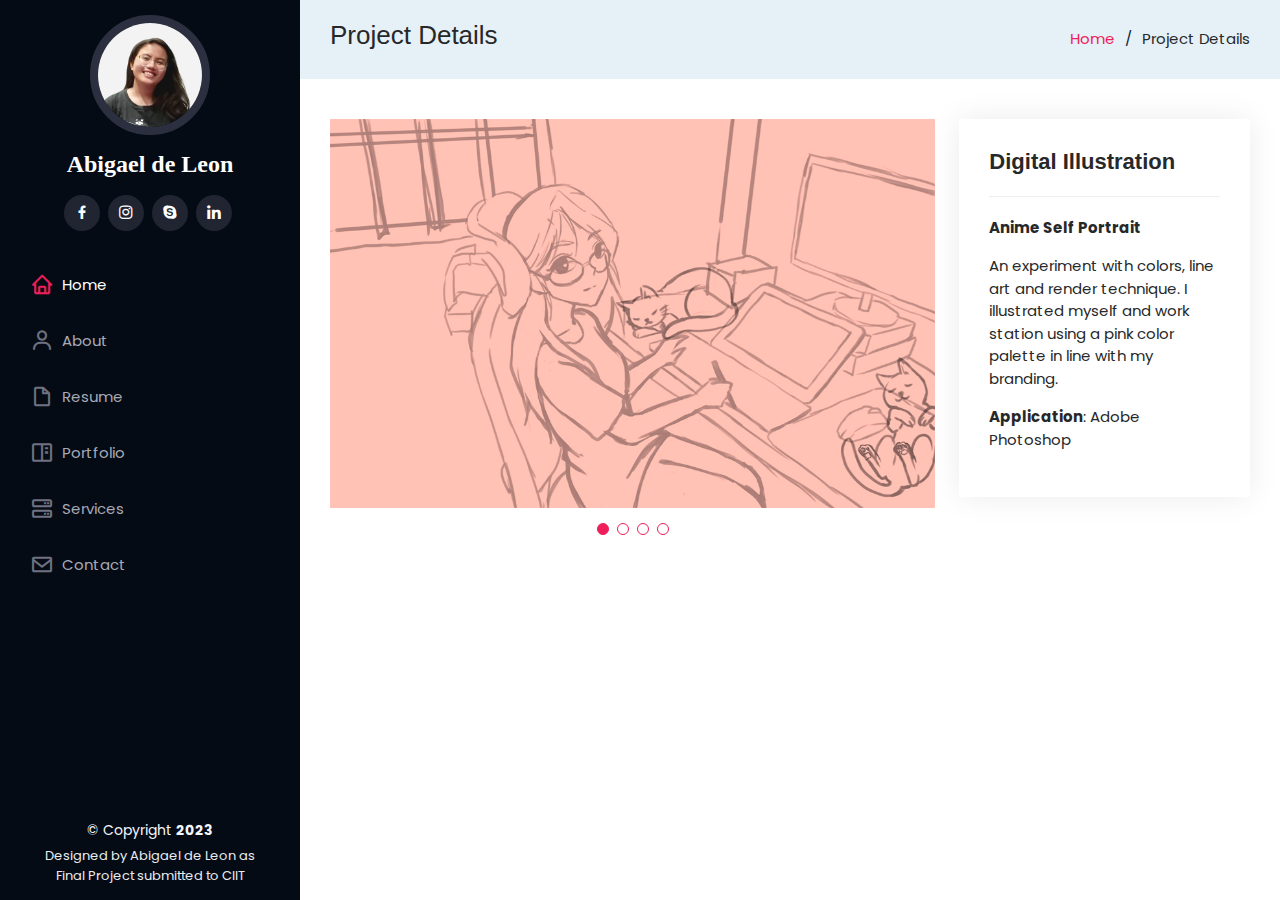
<file: personal-anime.html>
<!DOCTYPE html>
<html lang="en">

<head>
  <meta charset="utf-8">
  <meta content="width=device-width, initial-scale=1.0" name="viewport">

  <title>Project Details</title>
  <meta content="" name="description">
  <meta content="" name="keywords">

  <!-- Favicons -->
  <link href="assets/img/favicon.png" rel="icon">
  <link href="assets/img/apple-touch-icon.png" rel="apple-touch-icon">

  <!-- Google Fonts -->
 	<link rel="preconnect" href="https://fonts.googleapis.com">
	<link rel="preconnect" href="https://fonts.gstatic.com" crossorigin>
	<link href="https://fonts.googleapis.com/css2?family=DM+Serif+Text&family=Poppins:wght@300;500&display=swap" rel="stylesheet">


  <!-- Vendor CSS Files -->
  <link href="assets/vendor/aos/aos.css" rel="stylesheet">
  <link href="assets/vendor/bootstrap/css/bootstrap.min.css" rel="stylesheet">
  <link href="assets/vendor/bootstrap-icons/bootstrap-icons.css" rel="stylesheet">
  <link href="assets/vendor/boxicons/css/boxicons.min.css" rel="stylesheet">
  <link href="assets/vendor/glightbox/css/glightbox.min.css" rel="stylesheet">
  <link href="assets/vendor/swiper/swiper-bundle.min.css" rel="stylesheet">

  <!-- Template Main CSS File -->
  <link href="assets/css/style.css" rel="stylesheet">

  <!-- =======================================================
  * Template Name: iPortfolio
  * Updated: Sep 18 2023 with Bootstrap v5.3.2
  * Template URL: https://bootstrapmade.com/iportfolio-bootstrap-portfolio-websites-template/
  * Author: BootstrapMade.com
  * License: https://bootstrapmade.com/license/
  ======================================================== -->
</head>

<body>

  <!-- ======= Mobile nav toggle button ======= -->
  <i class="bi bi-list mobile-nav-toggle d-xl-none"></i>

  <!-- ======= Header ======= -->
  <header id="header">
    <div class="d-flex flex-column">

      <div class="profile">
        <img src="assets/img/profile-img-4.jpg" alt="" class="img-fluid rounded-circle">
        <h1 class="text-light"><a href="index.html">Abigael de Leon</a></h1>
        <div class="social-links mt-3 text-center">
          <a href="https://www.facebook.com/abideleon210/" class="facebook" target="_blank"><i class="bx bxl-facebook"></i></a>
          <a href="https://www.instagram.com/abigaeldeleon_?igsh=MTZlZnptNnBiaGdkbw==" class="instagram" target="_blank"><i class="bx bxl-instagram"></i></a>
          <a href="https://join.skype.com/invite/vEoQbeHqSaS0" class="google-plus" target="_blank"><i class="bx bxl-skype"></i></a>
          <a href="https://www.linkedin.com/in/abigael-de-leon-8618011b5/" class="linkedin" target="_blank"><i class="bx bxl-linkedin"></i></a>
        </div>
      </div>

      <nav id="navbar" class="nav-menu navbar">
        <ul>
          <li><a href="index.html" class="nav-link scrollto active"><i class="bx bx-home"></i> <span>Home</span></a></li>
          <li><a href="index.html" class="nav-link scrollto"><i class="bx bx-user"></i> <span>About</span></a></li>
          <li><a href="index.html" class="nav-link scrollto"><i class="bx bx-file-blank"></i> <span>Resume</span></a></li>
          <li><a href="index.html" class="nav-link scrollto"><i class="bx bx-book-content"></i> <span>Portfolio</span></a></li>
          <li><a href="index.html" class="nav-link scrollto"><i class="bx bx-server"></i> <span>Services</span></a></li>
          <li><a href="index.html" class="nav-link scrollto"><i class="bx bx-envelope"></i> <span>Contact</span></a></li>
        </ul>
      </nav><!-- .nav-menu -->
    </div>
  </header><!-- End Header -->

  <main id="main">

    <!-- ======= Breadcrumbs ======= -->
    <section id="breadcrumbs" class="breadcrumbs">
      <div class="container">

        <div class="d-flex justify-content-between align-items-center">
          <h2>Project Details</h2>
          <ol>
            <li><a href="index.html">Home</a></li>
            <li>Project Details</li>
          </ol>
        </div>

      </div>
    </section><!-- End Breadcrumbs -->

    <!-- ======= Portfolio Details Section ======= -->
    <section id="portfolio-details" class="portfolio-details">
      <div class="container">

        <div class="row gy-4">

          <div class="col-lg-8">
            <div class="portfolio-details-slider swiper">
              <div class="swiper-wrapper align-items-center">

                <div class="swiper-slide">
                  <img src="assets/img/portfolio/portfolio-details-29.jpg" alt="">
                </div>
				  
				<div class="swiper-slide">
                  <img src="assets/img/portfolio/portfolio-details-30.jpg" alt="">
                </div>
				  
				<div class="swiper-slide">
                <img src="assets/img/portfolio/portfolio-details-31.jpg" alt="">
                </div>
				  
				<div class="swiper-slide">
                <img src="assets/img/portfolio/portfolio-details-32.jpg" alt="">
                </div>
				  
              </div>
				
              <div class="swiper-pagination"></div>
            </div>
          </div>

          <div class="col-lg-4">
            <div class="portfolio-info">
              <h3>Digital Illustration</h3>
              <ul>
			  
                	<p><strong>Anime Self Portrait</strong></p>
                	
				 	<p>An experiment with colors, line art and render technique. I illustrated myself and work station using a pink color palette in line with my branding. </p>
					
				  	<!-- <p>The design process includes logo design, pattern making, typography and mock ups.</p>  -->
				  
               		<li><strong>Application</strong>: Adobe Photoshop </li> 
				  
              </ul>
            </div>
          </div>

        </div>

      </div>
    </section><!-- End Portfolio Details Section -->

  </main><!-- End #main -->

  <!-- ======= Footer ======= -->
  <footer id="footer">
    <div class="container">
      <div class="copyright">
        &copy; Copyright <strong><span>2023</span></strong>
      </div>
      <div class="credits">
        <!-- All the links in the footer should remain intact. -->
        <!-- You can delete the links only if you purchased the pro version. -->
        <!-- Licensing information: https://bootstrapmade.com/license/ -->
        <!-- Purchase the pro version with working PHP/AJAX contact form: https://bootstrapmade.com/iportfolio-bootstrap-portfolio-websites-template/ -->
        Designed by Abigael de Leon as Final Project submitted to CIIT
      </div>
    </div>
  </footer><!-- End  Footer -->

  <a href="#" class="back-to-top d-flex align-items-center justify-content-center"><i class="bi bi-arrow-up-short"></i></a>

  <!-- Vendor JS Files -->
  <script src="assets/vendor/purecounter/purecounter_vanilla.js"></script>
  <script src="assets/vendor/aos/aos.js"></script>
  <script src="assets/vendor/bootstrap/js/bootstrap.bundle.min.js"></script>
  <script src="assets/vendor/glightbox/js/glightbox.min.js"></script>
  <script src="assets/vendor/isotope-layout/isotope.pkgd.min.js"></script>
  <script src="assets/vendor/swiper/swiper-bundle.min.js"></script>
  <script src="assets/vendor/typed.js/typed.umd.js"></script>
  <script src="assets/vendor/waypoints/noframework.waypoints.js"></script>
  <script src="assets/vendor/php-email-form/validate.js"></script>

  <!-- Template Main JS File -->
  <script src="assets/js/main.js"></script>

</body>

</html>
</file>
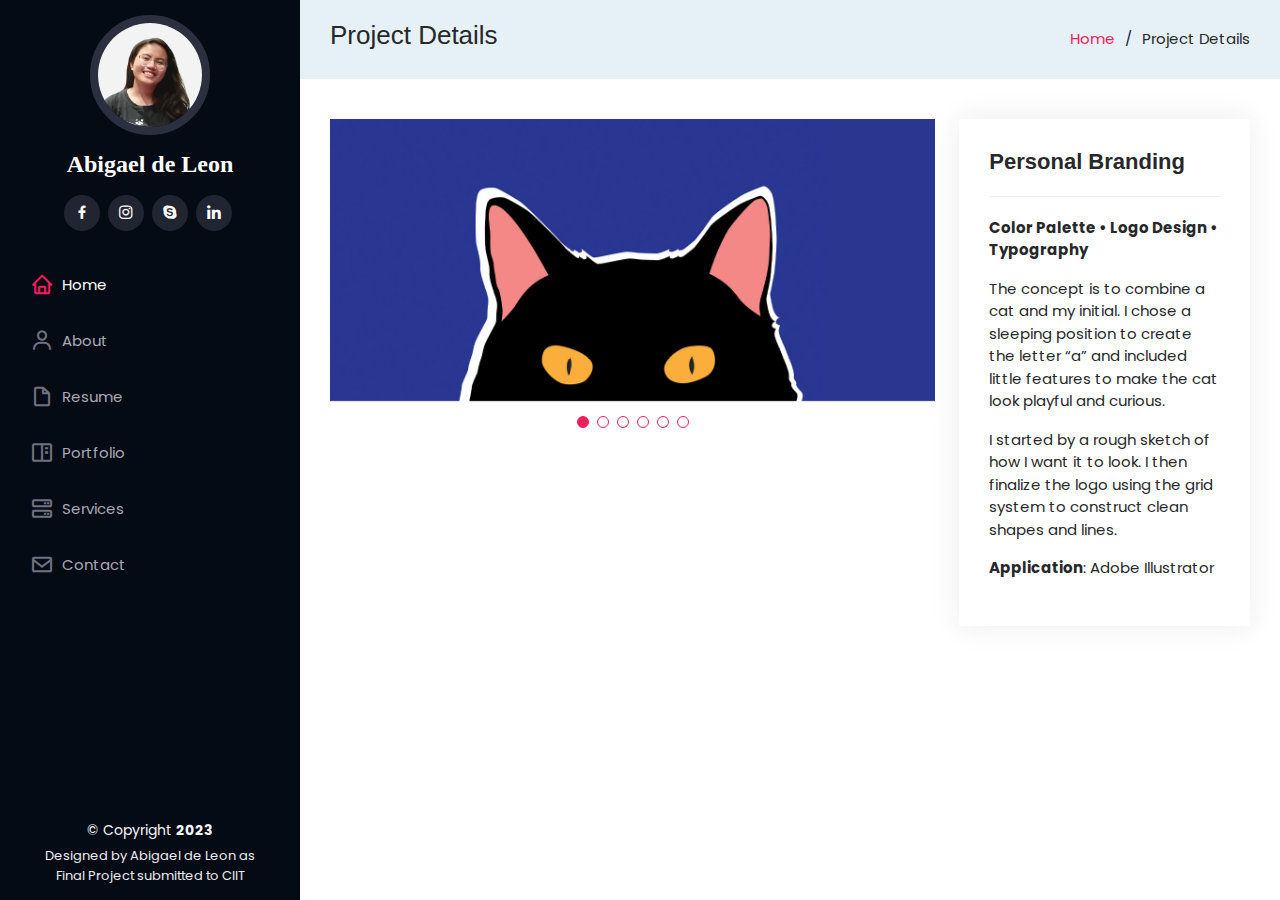
<file: personal-branding.html>
<!DOCTYPE html>
<html lang="en">

<head>
  <meta charset="utf-8">
  <meta content="width=device-width, initial-scale=1.0" name="viewport">

  <title>Project Details</title>
  <meta content="" name="description">
  <meta content="" name="keywords">

  <!-- Favicons -->
  <link href="assets/img/favicon.png" rel="icon">
  <link href="assets/img/apple-touch-icon.png" rel="apple-touch-icon">

  <!-- Google Fonts -->
 	<link rel="preconnect" href="https://fonts.googleapis.com">
	<link rel="preconnect" href="https://fonts.gstatic.com" crossorigin>
	<link href="https://fonts.googleapis.com/css2?family=DM+Serif+Text&family=Poppins:wght@300;500&display=swap" rel="stylesheet">


  <!-- Vendor CSS Files -->
  <link href="assets/vendor/aos/aos.css" rel="stylesheet">
  <link href="assets/vendor/bootstrap/css/bootstrap.min.css" rel="stylesheet">
  <link href="assets/vendor/bootstrap-icons/bootstrap-icons.css" rel="stylesheet">
  <link href="assets/vendor/boxicons/css/boxicons.min.css" rel="stylesheet">
  <link href="assets/vendor/glightbox/css/glightbox.min.css" rel="stylesheet">
  <link href="assets/vendor/swiper/swiper-bundle.min.css" rel="stylesheet">

  <!-- Template Main CSS File -->
  <link href="assets/css/style.css" rel="stylesheet">

  <!-- =======================================================
  * Template Name: iPortfolio
  * Updated: Sep 18 2023 with Bootstrap v5.3.2
  * Template URL: https://bootstrapmade.com/iportfolio-bootstrap-portfolio-websites-template/
  * Author: BootstrapMade.com
  * License: https://bootstrapmade.com/license/
  ======================================================== -->
</head>

<body>

  <!-- ======= Mobile nav toggle button ======= -->
  <i class="bi bi-list mobile-nav-toggle d-xl-none"></i>

  <!-- ======= Header ======= -->
  <header id="header">
    <div class="d-flex flex-column">

      <div class="profile">
        <img src="assets/img/profile-img-4.jpg" alt="" class="img-fluid rounded-circle">
        <h1 class="text-light"><a href="index.html">Abigael de Leon</a></h1>
        <div class="social-links mt-3 text-center">
          <a href="https://www.facebook.com/abideleon210/" class="facebook" target="_blank"><i class="bx bxl-facebook"></i></a>
          <a href="https://www.instagram.com/abigaeldeleon_?igsh=MTZlZnptNnBiaGdkbw==" class="instagram" target="_blank"><i class="bx bxl-instagram"></i></a>
          <a href="https://join.skype.com/invite/vEoQbeHqSaS0" class="google-plus" target="_blank"><i class="bx bxl-skype"></i></a>
          <a href="https://www.linkedin.com/in/abigael-de-leon-8618011b5/" class="linkedin" target="_blank"><i class="bx bxl-linkedin"></i></a>
        </div>
      </div>

       <nav id="navbar" class="nav-menu navbar">
        <ul>
          <li><a href="index.html" class="nav-link scrollto active"><i class="bx bx-home"></i> <span>Home</span></a></li>
          <li><a href="index.html" class="nav-link scrollto"><i class="bx bx-user"></i> <span>About</span></a></li>
          <li><a href="index.html" class="nav-link scrollto"><i class="bx bx-file-blank"></i> <span>Resume</span></a></li>
          <li><a href="index.html" class="nav-link scrollto"><i class="bx bx-book-content"></i> <span>Portfolio</span></a></li>
          <li><a href="index.html" class="nav-link scrollto"><i class="bx bx-server"></i> <span>Services</span></a></li>
          <li><a href="index.html" class="nav-link scrollto"><i class="bx bx-envelope"></i> <span>Contact</span></a></li>
        </ul>
      </nav><!-- .nav-menu -->
    </div>
  </header><!-- End Header -->

  <main id="main">

    <!-- ======= Breadcrumbs ======= -->
    <section id="breadcrumbs" class="breadcrumbs">
      <div class="container">

        <div class="d-flex justify-content-between align-items-center">
          <h2>Project Details</h2>
          <ol>
            <li><a href="index.html">Home</a></li>
            <li>Project Details</li>
          </ol>
        </div>

      </div>
    </section><!-- End Breadcrumbs -->

    <!-- ======= Portfolio Details Section ======= -->
    <section id="portfolio-details" class="portfolio-details">
      <div class="container">

        <div class="row gy-4">

          <div class="col-lg-8">
            <div class="portfolio-details-slider swiper">
              <div class="swiper-wrapper align-items-center">

                <div class="swiper-slide">
                  <img src="assets/img/portfolio/portfolio-details-6.jpg" alt="">
                </div>
				  
				<div class="swiper-slide">
                  <img src="assets/img/portfolio/portfolio-details-1.jpg" alt="">
                </div>

                <div class="swiper-slide">
                  <img src="assets/img/portfolio/portfolio-details-2.jpg" alt="">
                </div>
				  
				<div class="swiper-slide">
                  <img src="assets/img/portfolio/portfolio-details-4.jpg" alt="">
                </div> 
				  
				<div class="swiper-slide">
                  <img src="assets/img/portfolio/portfolio-details-5.jpg" alt="">
                </div>   

                <div class="swiper-slide">
                  <img src="assets/img/portfolio/portfolio-details-3.jpg" alt="">
                </div> 

              </div>
              <div class="swiper-pagination"></div>
            </div>
          </div>

          <div class="col-lg-4">
            <div class="portfolio-info">
              <h3>Personal Branding</h3>
              <ul>
			  
                	<p><strong>Color Palette • Logo Design • Typography</strong></p>
                	
				 	<p>The concept is to combine a cat and my initial. I chose a sleeping position to create the letter “a” and included little features to
					make the cat look playful and curious. </p>
					
				  	<p>I started by a rough sketch of how I want it to look. I then finalize the logo using the grid
					system to construct clean shapes and lines.</p>
				  
               		<li><strong>Application</strong>: Adobe Illustrator </li> 
				  
              </ul>
            </div>
          </div>

        </div>

      </div>
    </section><!-- End Portfolio Details Section -->

  </main><!-- End #main -->

  <!-- ======= Footer ======= -->
  <footer id="footer">
    <div class="container">
      <div class="copyright">
        &copy; Copyright <strong><span>2023</span></strong>
      </div>
      <div class="credits">
        <!-- All the links in the footer should remain intact. -->
        <!-- You can delete the links only if you purchased the pro version. -->
        <!-- Licensing information: https://bootstrapmade.com/license/ -->
        <!-- Purchase the pro version with working PHP/AJAX contact form: https://bootstrapmade.com/iportfolio-bootstrap-portfolio-websites-template/ -->
        Designed by Abigael de Leon as Final Project submitted to CIIT
      </div>
    </div>
  </footer><!-- End  Footer -->

  <a href="#" class="back-to-top d-flex align-items-center justify-content-center"><i class="bi bi-arrow-up-short"></i></a>

  <!-- Vendor JS Files -->
  <script src="assets/vendor/purecounter/purecounter_vanilla.js"></script>
  <script src="assets/vendor/aos/aos.js"></script>
  <script src="assets/vendor/bootstrap/js/bootstrap.bundle.min.js"></script>
  <script src="assets/vendor/glightbox/js/glightbox.min.js"></script>
  <script src="assets/vendor/isotope-layout/isotope.pkgd.min.js"></script>
  <script src="assets/vendor/swiper/swiper-bundle.min.js"></script>
  <script src="assets/vendor/typed.js/typed.umd.js"></script>
  <script src="assets/vendor/waypoints/noframework.waypoints.js"></script>
  <script src="assets/vendor/php-email-form/validate.js"></script>

  <!-- Template Main JS File -->
  <script src="assets/js/main.js"></script>

</body>

</html>
</file>
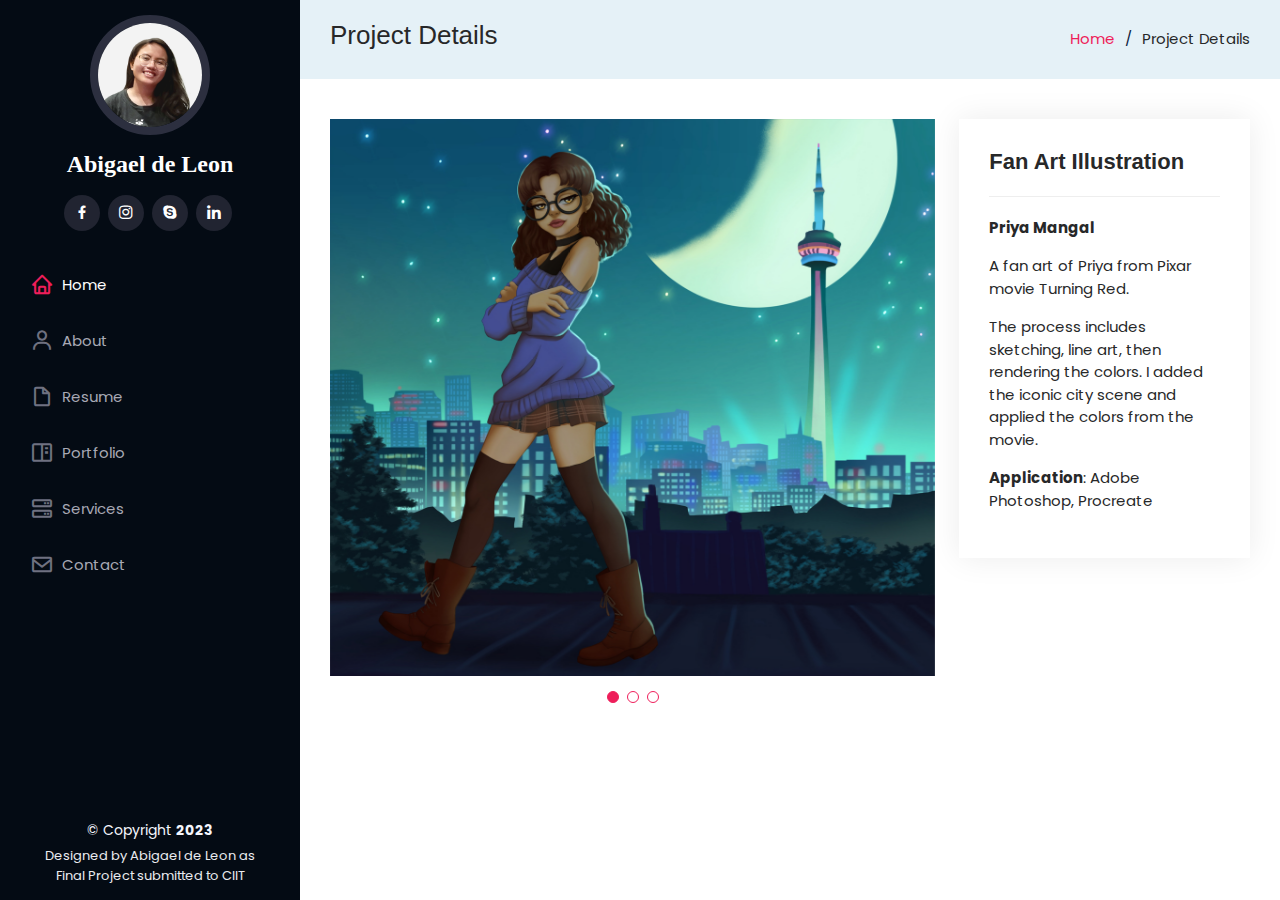
<file: priya-mangal.html>
<!DOCTYPE html>
<html lang="en">

<head>
  <meta charset="utf-8">
  <meta content="width=device-width, initial-scale=1.0" name="viewport">

  <title>Project Details</title>
  <meta content="" name="description">
  <meta content="" name="keywords">

  <!-- Favicons -->
  <link href="assets/img/favicon.png" rel="icon">
  <link href="assets/img/apple-touch-icon.png" rel="apple-touch-icon">

  <!-- Google Fonts -->
 	<link rel="preconnect" href="https://fonts.googleapis.com">
	<link rel="preconnect" href="https://fonts.gstatic.com" crossorigin>
	<link href="https://fonts.googleapis.com/css2?family=DM+Serif+Text&family=Poppins:wght@300;500&display=swap" rel="stylesheet">


  <!-- Vendor CSS Files -->
  <link href="assets/vendor/aos/aos.css" rel="stylesheet">
  <link href="assets/vendor/bootstrap/css/bootstrap.min.css" rel="stylesheet">
  <link href="assets/vendor/bootstrap-icons/bootstrap-icons.css" rel="stylesheet">
  <link href="assets/vendor/boxicons/css/boxicons.min.css" rel="stylesheet">
  <link href="assets/vendor/glightbox/css/glightbox.min.css" rel="stylesheet">
  <link href="assets/vendor/swiper/swiper-bundle.min.css" rel="stylesheet">

  <!-- Template Main CSS File -->
  <link href="assets/css/style.css" rel="stylesheet">

  <!-- =======================================================
  * Template Name: iPortfolio
  * Updated: Sep 18 2023 with Bootstrap v5.3.2
  * Template URL: https://bootstrapmade.com/iportfolio-bootstrap-portfolio-websites-template/
  * Author: BootstrapMade.com
  * License: https://bootstrapmade.com/license/
  ======================================================== -->
</head>

<body>

  <!-- ======= Mobile nav toggle button ======= -->
  <i class="bi bi-list mobile-nav-toggle d-xl-none"></i>

  <!-- ======= Header ======= -->
  <header id="header">
    <div class="d-flex flex-column">

      <div class="profile">
        <img src="assets/img/profile-img-4.jpg" alt="" class="img-fluid rounded-circle">
        <h1 class="text-light"><a href="index.html">Abigael de Leon</a></h1>
        <div class="social-links mt-3 text-center">
          <a href="https://www.facebook.com/abideleon210/" class="facebook" target="_blank"><i class="bx bxl-facebook"></i></a>
          <a href="https://www.instagram.com/abigaeldeleon_?igsh=MTZlZnptNnBiaGdkbw==" class="instagram" target="_blank"><i class="bx bxl-instagram"></i></a>
          <a href="https://join.skype.com/invite/vEoQbeHqSaS0" class="google-plus" target="_blank"><i class="bx bxl-skype"></i></a>
          <a href="https://www.linkedin.com/in/abigael-de-leon-8618011b5/" class="linkedin" target="_blank"><i class="bx bxl-linkedin"></i></a>
        </div>
      </div>

     <nav id="navbar" class="nav-menu navbar">
        <ul>
          <li><a href="index.html" class="nav-link scrollto active"><i class="bx bx-home"></i> <span>Home</span></a></li>
          <li><a href="index.html" class="nav-link scrollto"><i class="bx bx-user"></i> <span>About</span></a></li>
          <li><a href="index.html" class="nav-link scrollto"><i class="bx bx-file-blank"></i> <span>Resume</span></a></li>
          <li><a href="index.html" class="nav-link scrollto"><i class="bx bx-book-content"></i> <span>Portfolio</span></a></li>
          <li><a href="index.html" class="nav-link scrollto"><i class="bx bx-server"></i> <span>Services</span></a></li>
          <li><a href="index.html" class="nav-link scrollto"><i class="bx bx-envelope"></i> <span>Contact</span></a></li>
        </ul>
      </nav><!-- .nav-menu -->
    </div>
  </header><!-- End Header -->

  <main id="main">

    <!-- ======= Breadcrumbs ======= -->
    <section id="breadcrumbs" class="breadcrumbs">
      <div class="container">

        <div class="d-flex justify-content-between align-items-center">
          <h2>Project Details</h2>
          <ol>
            <li><a href="index.html">Home</a></li>
            <li>Project Details</li>
          </ol>
        </div>

      </div>
    </section><!-- End Breadcrumbs -->

    <!-- ======= Portfolio Details Section ======= -->
    <section id="portfolio-details" class="portfolio-details">
      <div class="container">

        <div class="row gy-4">

          <div class="col-lg-8">
            <div class="portfolio-details-slider swiper">
              <div class="swiper-wrapper align-items-center">

                <div class="swiper-slide">
                  <img src="assets/img/portfolio/portfolio-details-12.jpg" alt="">
                </div>
				  
				<div class="swiper-slide">
                  <img src="assets/img/portfolio/portfolio-details-13.jpg" alt="">
                </div>
				
				<div class="swiper-slide">
                  <img src="assets/img/portfolio/portfolio-details-14.jpg" alt="">
                </div>
				  
              </div>
              <div class="swiper-pagination"></div>
            </div>
          </div>

          <div class="col-lg-4">
            <div class="portfolio-info">
              <h3>Fan Art Illustration</h3>
              <ul>
			  
                	<p><strong>Priya Mangal</strong></p>
                	
				 	<p>A fan art of Priya from Pixar movie Turning Red.</p>
					
				  	<p>The process includes sketching, line art, then rendering the colors. I added the iconic city scene and applied the colors from the movie.</p>
				  
               		<li><strong>Application</strong>: Adobe Photoshop, Procreate </li> 
				  
              </ul>
            </div>
          </div>

        </div>

      </div>
    </section><!-- End Portfolio Details Section -->

  </main><!-- End #main -->

  <!-- ======= Footer ======= -->
  <footer id="footer">
    <div class="container">
      <div class="copyright">
        &copy; Copyright <strong><span>2023</span></strong>
      </div>
      <div class="credits">
        <!-- All the links in the footer should remain intact. -->
        <!-- You can delete the links only if you purchased the pro version. -->
        <!-- Licensing information: https://bootstrapmade.com/license/ -->
        <!-- Purchase the pro version with working PHP/AJAX contact form: https://bootstrapmade.com/iportfolio-bootstrap-portfolio-websites-template/ -->
        Designed by Abigael de Leon as Final Project submitted to CIIT
      </div>
    </div>
  </footer><!-- End  Footer -->

  <a href="#" class="back-to-top d-flex align-items-center justify-content-center"><i class="bi bi-arrow-up-short"></i></a>

  <!-- Vendor JS Files -->
  <script src="assets/vendor/purecounter/purecounter_vanilla.js"></script>
  <script src="assets/vendor/aos/aos.js"></script>
  <script src="assets/vendor/bootstrap/js/bootstrap.bundle.min.js"></script>
  <script src="assets/vendor/glightbox/js/glightbox.min.js"></script>
  <script src="assets/vendor/isotope-layout/isotope.pkgd.min.js"></script>
  <script src="assets/vendor/swiper/swiper-bundle.min.js"></script>
  <script src="assets/vendor/typed.js/typed.umd.js"></script>
  <script src="assets/vendor/waypoints/noframework.waypoints.js"></script>
  <script src="assets/vendor/php-email-form/validate.js"></script>

  <!-- Template Main JS File -->
  <script src="assets/js/main.js"></script>

</body>

</html>
</file>
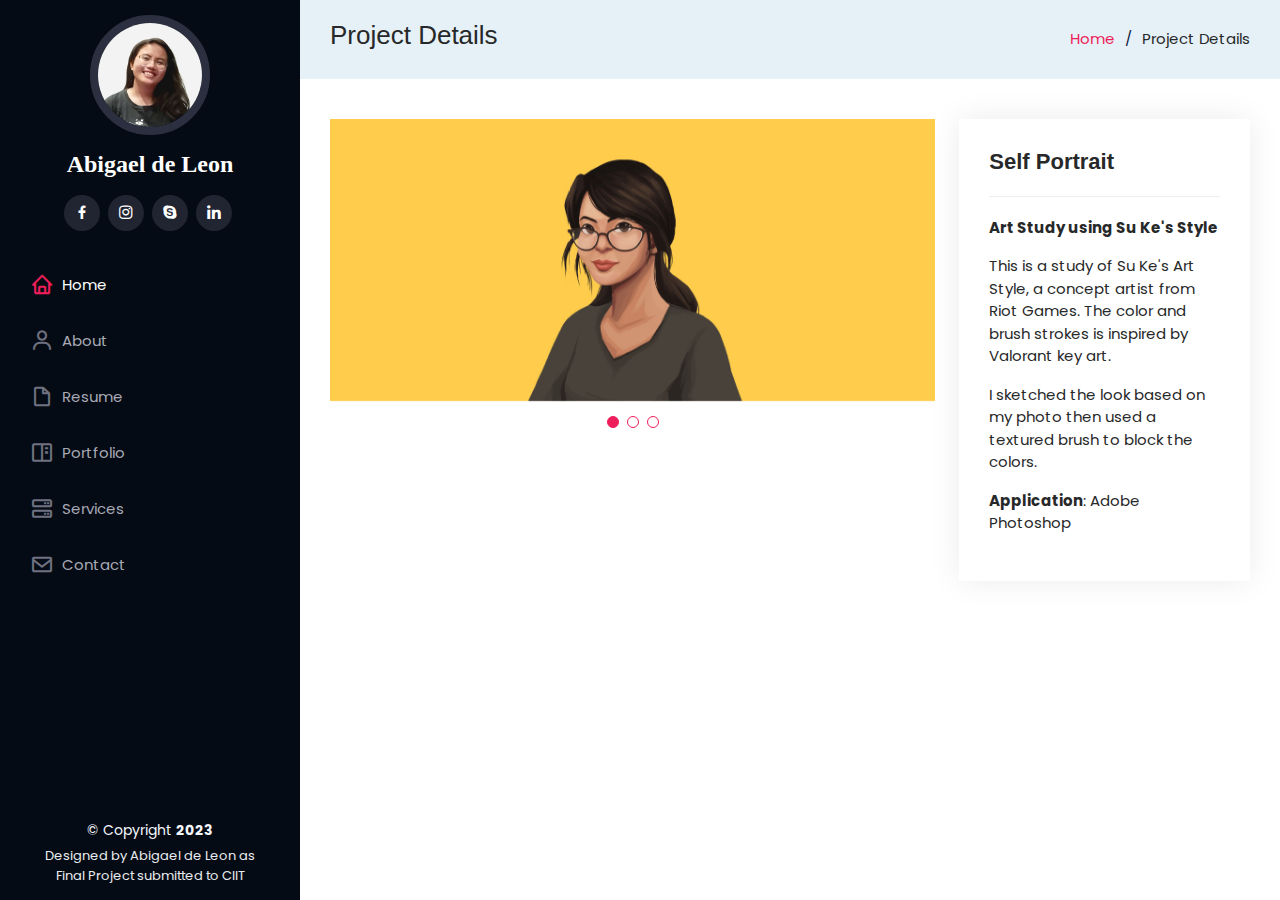
<file: self-portrait.html>
<!DOCTYPE html>
<html lang="en">

<head>
  <meta charset="utf-8">
  <meta content="width=device-width, initial-scale=1.0" name="viewport">

  <title>Project Details</title>
  <meta content="" name="description">
  <meta content="" name="keywords">

  <!-- Favicons -->
  <link href="assets/img/favicon.png" rel="icon">
  <link href="assets/img/apple-touch-icon.png" rel="apple-touch-icon">

  <!-- Google Fonts -->
 	<link rel="preconnect" href="https://fonts.googleapis.com">
	<link rel="preconnect" href="https://fonts.gstatic.com" crossorigin>
	<link href="https://fonts.googleapis.com/css2?family=DM+Serif+Text&family=Poppins:wght@300;500&display=swap" rel="stylesheet">


  <!-- Vendor CSS Files -->
  <link href="assets/vendor/aos/aos.css" rel="stylesheet">
  <link href="assets/vendor/bootstrap/css/bootstrap.min.css" rel="stylesheet">
  <link href="assets/vendor/bootstrap-icons/bootstrap-icons.css" rel="stylesheet">
  <link href="assets/vendor/boxicons/css/boxicons.min.css" rel="stylesheet">
  <link href="assets/vendor/glightbox/css/glightbox.min.css" rel="stylesheet">
  <link href="assets/vendor/swiper/swiper-bundle.min.css" rel="stylesheet">

  <!-- Template Main CSS File -->
  <link href="assets/css/style.css" rel="stylesheet">

  <!-- =======================================================
  * Template Name: iPortfolio
  * Updated: Sep 18 2023 with Bootstrap v5.3.2
  * Template URL: https://bootstrapmade.com/iportfolio-bootstrap-portfolio-websites-template/
  * Author: BootstrapMade.com
  * License: https://bootstrapmade.com/license/
  ======================================================== -->
</head>

<body>

  <!-- ======= Mobile nav toggle button ======= -->
  <i class="bi bi-list mobile-nav-toggle d-xl-none"></i>

  <!-- ======= Header ======= -->
  <header id="header">
    <div class="d-flex flex-column">

      <div class="profile">
        <img src="assets/img/profile-img-4.jpg" alt="" class="img-fluid rounded-circle">
        <h1 class="text-light"><a href="index.html">Abigael de Leon</a></h1>
        <div class="social-links mt-3 text-center">
          <a href="https://www.facebook.com/abideleon210/" class="facebook" target="_blank"><i class="bx bxl-facebook"></i></a>
          <a href="https://www.instagram.com/abigaeldeleon_?igsh=MTZlZnptNnBiaGdkbw==" class="instagram" target="_blank"><i class="bx bxl-instagram"></i></a>
          <a href="https://join.skype.com/invite/vEoQbeHqSaS0" class="google-plus" target="_blank"><i class="bx bxl-skype"></i></a>
          <a href="https://www.linkedin.com/in/abigael-de-leon-8618011b5/" class="linkedin" target="_blank"><i class="bx bxl-linkedin"></i></a>
        </div>
      </div>

       <nav id="navbar" class="nav-menu navbar">
        <ul>
          <li><a href="index.html" class="nav-link scrollto active"><i class="bx bx-home"></i> <span>Home</span></a></li>
          <li><a href="index.html" class="nav-link scrollto"><i class="bx bx-user"></i> <span>About</span></a></li>
          <li><a href="index.html" class="nav-link scrollto"><i class="bx bx-file-blank"></i> <span>Resume</span></a></li>
          <li><a href="index.html" class="nav-link scrollto"><i class="bx bx-book-content"></i> <span>Portfolio</span></a></li>
          <li><a href="index.html" class="nav-link scrollto"><i class="bx bx-server"></i> <span>Services</span></a></li>
          <li><a href="index.html" class="nav-link scrollto"><i class="bx bx-envelope"></i> <span>Contact</span></a></li>
        </ul>
      </nav><!-- .nav-menu -->
    </div>
  </header><!-- End Header -->

  <main id="main">

    <!-- ======= Breadcrumbs ======= -->
    <section id="breadcrumbs" class="breadcrumbs">
      <div class="container">

        <div class="d-flex justify-content-between align-items-center">
          <h2>Project Details</h2>
          <ol>
            <li><a href="index.html">Home</a></li>
            <li>Project Details</li>
          </ol>
        </div>

      </div>
    </section><!-- End Breadcrumbs -->

    <!-- ======= Portfolio Details Section ======= -->
    <section id="portfolio-details" class="portfolio-details">
      <div class="container">

        <div class="row gy-4">

          <div class="col-lg-8">
            <div class="portfolio-details-slider swiper">
              <div class="swiper-wrapper align-items-center">

                <div class="swiper-slide">
                  <img src="assets/img/portfolio/portfolio-details-7.jpg" alt="">
                </div>
				  
				<div class="swiper-slide">
                  <img src="assets/img/portfolio/portfolio-details-8.jpg" alt="">
                </div>

                <div class="swiper-slide">
                  <img src="assets/img/portfolio/portfolio-details-9.jpg" alt="">
                </div>
				  
              </div>
              <div class="swiper-pagination"></div>
            </div>
          </div>

          <div class="col-lg-4">
            <div class="portfolio-info">
              <h3>Self Portrait</h3>
              <ul>
			  
                	<p><strong>Art Study using Su Ke's Style</strong></p>
                	
				 	<p>This is a study of Su Ke's Art Style, a concept artist from Riot Games. The color and brush strokes is inspired by Valorant key art.</p>
					
				  	<p>I sketched the look based on my photo then used a textured brush to block the colors. </p>
				  
              		<li><strong>Application</strong>: Adobe Photoshop </li> 
				  
              </ul>
            </div>
          </div>

        </div>

      </div>
    </section><!-- End Portfolio Details Section -->

  </main><!-- End #main -->

  <!-- ======= Footer ======= -->
  <footer id="footer">
    <div class="container">
      <div class="copyright">
        &copy; Copyright <strong><span>2023</span></strong>
      </div>
      <div class="credits">
        <!-- All the links in the footer should remain intact. -->
        <!-- You can delete the links only if you purchased the pro version. -->
        <!-- Licensing information: https://bootstrapmade.com/license/ -->
        <!-- Purchase the pro version with working PHP/AJAX contact form: https://bootstrapmade.com/iportfolio-bootstrap-portfolio-websites-template/ -->
        Designed by Abigael de Leon as Final Project submitted to CIIT
      </div>
    </div>
  </footer><!-- End  Footer -->

  <a href="#" class="back-to-top d-flex align-items-center justify-content-center"><i class="bi bi-arrow-up-short"></i></a>

  <!-- Vendor JS Files -->
  <script src="assets/vendor/purecounter/purecounter_vanilla.js"></script>
  <script src="assets/vendor/aos/aos.js"></script>
  <script src="assets/vendor/bootstrap/js/bootstrap.bundle.min.js"></script>
  <script src="assets/vendor/glightbox/js/glightbox.min.js"></script>
  <script src="assets/vendor/isotope-layout/isotope.pkgd.min.js"></script>
  <script src="assets/vendor/swiper/swiper-bundle.min.js"></script>
  <script src="assets/vendor/typed.js/typed.umd.js"></script>
  <script src="assets/vendor/waypoints/noframework.waypoints.js"></script>
  <script src="assets/vendor/php-email-form/validate.js"></script>

  <!-- Template Main JS File -->
  <script src="assets/js/main.js"></script>

</body>

</html>
</file>
<file: assets/css/style.css>
/**
* Template Name: iPortfolio
* Updated: Sep 18 2023 with Bootstrap v5.3.2
* Template URL: https://bootstrapmade.com/iportfolio-bootstrap-portfolio-websites-template/
* Author: BootstrapMade.com
* License: https://bootstrapmade.com/license/
*/

/*--------------------------------------------------------------
# General
--------------------------------------------------------------*/
body {
  font-family: 'Poppins', sans-serif;
  color: #272829;
}

a {
  color: #ee1e5a;
  text-decoration: none;
}

a:hover {
  color: #ee1e5a;
  text-decoration: none;
}

h1,
h2,
h3,
h4,
h5,
h6 {
  font-family: "Montserrat", sans-serif;
  font-optical-sizing: auto;
  font-weight: 700;
  font-style: normal;
}

/*--------------------------------------------------------------
# Back to top button
--------------------------------------------------------------*/
.back-to-top {
  position: fixed;
  visibility: hidden;
  opacity: 0;
  right: 15px;
  bottom: 15px;
  z-index: 996;
  background: #ee1e5a;
  width: 40px;
  height: 40px;
  border-radius: 50px;
  transition: all 0.4s;
}

.back-to-top i {
  font-size: 28px;
  color: #fff;
  line-height: 0;
}

.back-to-top:hover {
  background: #293791;
  color: #fff;
}

.back-to-top.active {
  visibility: visible;
  opacity: 1;
}

/*--------------------------------------------------------------
# Header
--------------------------------------------------------------*/
#header {
  position: fixed;
  top: 0;
  left: 0;
  bottom: 0;
  width: 300px;
  transition: all ease-in-out 0.5s;
  z-index: 9997;
  transition: all 0.5s;
  padding: 0 15px;
  background: #040b14;
  overflow-y: auto;
}

#header .profile img {
  background-image: repeating-linear-gradient(black);
  margin: 15px auto;
  display: block;
  width: 120px;
  border: 8px solid #2c2f3f;
}

#header .profile h1 {
  font-size: 24px;
  margin: 0;
  padding: 0;
  -moz-text-align-last: center;
  text-align-last: center;
  font-family: "Caprasimo", serif;
}

#header .profile h1 a,
#header .profile h1 a:hover {
  color: #fff;
  text-decoration: none;
}

#header .profile .social-links a {
  font-size: 18px;
  display: inline-block;
  background: #212431;
  color: #fff;
  line-height: 1;
  padding: 8px 0;
  margin-right: 4px;
  border-radius: 50%;
  text-align: center;
  width: 36px;
  height: 36px;
  transition: 0.3s;
}

#header .profile .social-links a:hover {
  background: #ee1e5a;
  color: #fff;
  text-decoration: none;
}

#main {
  margin-left: 300px;
}

.container,
.container-fluid {
  padding-left: 30px;
  padding-right: 30px;
}

@media (max-width: 1199px) {
  #header {
    left: -300px;
  }

  #main {
    margin-left: 0;
  }

  .container,
  .container-fluid {
    padding-left: 12px;
    padding-right: 12px;
  }
}

/*--------------------------------------------------------------
# Navigation Menu
--------------------------------------------------------------*/
/* Desktop Navigation */
.nav-menu {
  padding: 30px 0 0 0;
}

.nav-menu * {
  margin: 0;
  padding: 0;
  list-style: none;
}

.nav-menu>ul>li {
  position: relative;
  white-space: nowrap;
}

.nav-menu a,
.nav-menu a:focus {
  display: flex;
  align-items: center;
  color: #a8a9b4;
  padding: 12px 15px;
  margin-bottom: 8px;
  transition: 0.3s;
  font-size: 15px;
}

.nav-menu a i,
.nav-menu a:focus i {
  font-size: 24px;
  padding-right: 8px;
  color: #6f7180;
}

.nav-menu a:hover,
.nav-menu .active,
.nav-menu .active:focus,
.nav-menu li:hover>a {
  text-decoration: none;
  color: #fff;
}

.nav-menu a:hover i,
.nav-menu .active i,
.nav-menu .active:focus i,
.nav-menu li:hover>a i {
  color: #ee1e5a;
}

/* Mobile Navigation */
.mobile-nav-toggle {
  position: fixed;
  right: 15px;
  top: 15px;
  z-index: 9998;
  border: 0;
  font-size: 24px;
  transition: all 0.4s;
  outline: none !important;
  background-color: #ee1e5a;
  color: #fff;
  width: 40px;
  height: 40px;
  display: inline-flex;
  align-items: center;
  justify-content: center;
  line-height: 0;
  border-radius: 50px;
  cursor: pointer;
}

.mobile-nav-active {
  overflow: hidden;
}

.mobile-nav-active #header {
  left: 0;
}

/*--------------------------------------------------------------
# Hero Section
--------------------------------------------------------------*/
#hero {
  width: 100%;
  height: 100vh;
  background: url("../img/hero-bg.jpg") top center;
  background-size: cover;
}

#hero:before {
  content: "";
  background: rgba(0,0,0,0.3);
  position: absolute;
  bottom: 0;
  top: 0;
  left: 0;
  right: 0;
  z-index: 1;
}

#hero .hero-container {
  position: relative;
  z-index: 2;
  
}

#hero h1 {
  margin-left: auto;
  font-size: 90px;
  color: #fff;
}

#hero p {
  color: #fff;
  margin-bottom: 50px;
  font-size: 35px;
  font-family: "Poppins", sans-serif;
}

#hero p span {
  color: #fff;
  padding-bottom: 4px;
  letter-spacing: 1px;
  border-bottom: 3px solid #ee1e5a;
}

@media (min-width: 1024px) {
  #hero {
    background-attachment: fixed;
  }
  #hero p{
	font-size: 40px;
	}
}

@media (max-width: 768px) {
  #hero h1 {
    font-size: 40px;
    
  }

  #hero h2 {
    font-size: 18px;
    margin-bottom: 30px;
  }
	
	#hero p{
	font-size: 16px;
	}
}

/*--------------------------------------------------------------
# Sections General
--------------------------------------------------------------*/
section {
  padding: 60px 0;
  overflow: hidden;
}

.section-bg {
  background: #f5f8fd;
}

.section-title {
  padding-bottom: 30px;
}

.section-title h2 {
  font-size: 32px;
  font-weight: bold;
  margin-bottom: 20px;
  padding-bottom: 20px;
  position: relative;
  color: #293791;
}

.section-title h2::after {
  content: "";
  position: absolute;
  display: block;
  width: 50px;
  height: 3px;
  background: #ee1e5a;
  bottom: 0;
  left: 0;
}

.section-title p {
  margin-bottom: 0;
}

/*--------------------------------------------------------------
# About
--------------------------------------------------------------*/
.about .content h3 {
  font-weight: 700;
  font-size: 26px;
  color: #293791;
}

.about .content ul {
  list-style: none;
  padding: 0;
}

.about .content ul li {
  margin-bottom: 20px;
  display: flex;
  align-items: center;
}

.about .content ul strong {
  margin-right: 10px;
}

.about .content ul i {
  font-size: 16px;
  margin-right: 5px;
  color: #ee1e5a;
  line-height: 0;
}

.about .content p:last-child {
  margin-bottom: 0;
}

/*--------------------------------------------------------------
# Facts
--------------------------------------------------------------*/
.facts {
  padding-bottom: 30px;
}

.facts .count-box {
  padding: 30px;
  width: 100%;
}

.facts .count-box i {
  display: block;
  font-size: 44px;
  color: #ee1e5a;
  float: left;
  line-height: 0;
}

.facts .count-box span {
  font-size: 48px;
  line-height: 40px;
  display: block;
  font-weight: 700;
  color: #050d18;
  margin-left: 60px;
}

.facts .count-box p {
  padding: 15px 0 0 0;
  margin: 0 0 0 60px;
  font-family: "Raleway", sans-serif;
  font-size: 14px;
  color: #293791;
}

.facts .count-box a {
  font-weight: 600;
  display: block;
  margin-top: 20px;
  color: #293791;
  font-size: 15px;
  font-family: "Poppins", sans-serif;
  transition: ease-in-out 0.3s;
}

.facts .count-box a:hover {
  color: #293791;
}

/*--------------------------------------------------------------
# Skills
--------------------------------------------------------------*/
.skills .progress {
  height: 60px;
  display: block;
  background: none;
  border-radius: 0;
}

.skills .progress .skill {
  padding: 0;
  margin: 0 0 6px 0;
  text-transform: uppercase;
  display: block;
  font-weight: 600;
  font-family: "Poppins", sans-serif;
  color: #050d18;
}

.skills .progress .skill .val {
  float: right;
  font-style: normal;
}

.skills .progress-bar-wrap {
  background: #dce8f8;
  height: 10px;
}

.skills .progress-bar {
  width: 1px;
  height: 10px;
  transition: 0.9s;
  background-color: #293791;
}

/*--------------------------------------------------------------
# Resume
--------------------------------------------------------------*/
.resume .resume-title {
  font-size: 26px;
  font-weight: 700;
  margin-top: 20px;
  margin-bottom: 20px;
  color: #ee1e5a;
}

.resume .resume-item {
  padding: 0 0 20px 20px;
  margin-top: -2px;
  border-left: 2px solid #293791;
  position: relative;
}

.resume .resume-item h4 {
  line-height: 18px;
  font-size: 18px;
  font-weight: 600;
  text-transform: uppercase;
  font-family: "Poppins", sans-serif;
  color: #050d18;
  margin-bottom: 10px;
}

.resume .resume-item h5 {
  font-size: 16px;
  padding: 5px 15px;
  display: inline-block;
  font-weight: 600;
  margin-bottom: 10px;
}

.resume .resume-item ul {
  padding-left: 20px;
}

.resume .resume-item ul li {
  padding-bottom: 10px;
}

.resume .resume-item:last-child {
  padding-bottom: 0;
}

.resume .resume-item::before {
  content: "";
  position: absolute;
  width: 16px;
  height: 16px;
  border-radius: 50px;
  left: -9px;
  top: 0;
  background: #fff;
  border: 2px solid #293791;
}

/*--------------------------------------------------------------
# Portfolio
--------------------------------------------------------------*/
.portfolio .portfolio-item {
  margin-bottom: 30px;
}

.portfolio #portfolio-flters {
  padding: 0;
  margin: 0 auto 35px auto;
  list-style: none;
  text-align: center;
  background: #fff;
  border-radius: 50px;
  padding: 2px 15px;
}

.portfolio #portfolio-flters li {
  cursor: pointer;
  display: inline-block;
  padding: 10px 15px 8px 15px;
  font-size: 14px;
  font-weight: 600;
  line-height: 1;
  text-transform: uppercase;
  color: #272829;
  margin-bottom: 5px;
  transition: all 0.3s ease-in-out;
}

.portfolio #portfolio-flters li:hover,
.portfolio #portfolio-flters li.filter-active {
  color: #ee1e5a;
}

.portfolio #portfolio-flters li:last-child {
  margin-right: 0;
}

.portfolio .portfolio-wrap {
  transition: 0.3s;
  position: relative;
  overflow: hidden;
  z-index: 1;
}

.portfolio .portfolio-wrap::before {
  content: "";
  background: rgba(255, 255, 255, 0.5);
  position: absolute;
  left: 0;
  right: 0;
  top: 0;
  bottom: 0;
  transition: all ease-in-out 0.3s;
  z-index: 2;
  opacity: 0;
}

.portfolio .portfolio-wrap .portfolio-links {
  opacity: 1;
  left: 0;
  right: 0;
  bottom: -60px;
  z-index: 3;
  position: absolute;
  transition: all ease-in-out 0.3s;
  display: flex;
  justify-content: center;
}

.portfolio .portfolio-wrap .portfolio-links a {
  color: #fff;
  font-size: 28px;
  text-align: center;
  background: rgba(51, 45, 145, 0.75);
  transition: 0.3s;
  width: 50%;
}

.portfolio .portfolio-wrap .portfolio-links a:hover {
  background: #ee1e5a;
}

.portfolio .portfolio-wrap .portfolio-links a+a {
  border-left: 1px solid  #293791;
}

.portfolio .portfolio-wrap:hover::before {
  top: 0;
  left: 0;
  right: 0;
  bottom: 0;
  opacity: 1;
}

.portfolio .portfolio-wrap:hover .portfolio-links {
  opacity: 1;
  bottom: 0;
}

/*--------------------------------------------------------------
# Portfolio Details
--------------------------------------------------------------*/
.portfolio-details {
  padding-top: 40px;
}

.portfolio-details .portfolio-details-slider img {
  width: 100%;
}

.portfolio-details .portfolio-details-slider .swiper-pagination {
  margin-top: 20px;
  position: relative;
}

.portfolio-details .portfolio-details-slider .swiper-pagination .swiper-pagination-bullet {
  width: 12px;
  height: 12px;
  background-color: #fff;
  opacity: 1;
  border: 1px solid #ee1e5a;
}

.portfolio-details .portfolio-details-slider .swiper-pagination .swiper-pagination-bullet-active {
  background-color: #ee1e5a;
}

.portfolio-details .portfolio-info {
  padding: 30px;
  box-shadow: 0px 0 30px rgba(5, 13, 24, 0.08);
}

.portfolio-details .portfolio-info h3 {
  font-size: 22px;
  font-weight: 700;
  margin-bottom: 20px;
  padding-bottom: 20px;
  border-bottom: 1px solid #eee;
}

.portfolio-details .portfolio-info ul {
  list-style: none;
  padding: 0;
  font-size: 15px;
}

.portfolio-details .portfolio-info ul li+li {
  margin-top: 10px;
}

.portfolio-details .portfolio-description {
  padding-top: 30px;
}

.portfolio-details .portfolio-description h2 {
  font-size: 26px;
  font-weight: 700;
  margin-bottom: 20px;
}

.portfolio-details .portfolio-description p {
  padding: 0;
}

/*--------------------------------------------------------------
# Services
--------------------------------------------------------------*/
.services .icon-box {
  margin-bottom: 20px;
}

.services .icon {
  float: left;
  display: flex;
  align-items: center;
  justify-content: center;
  width: 54px;
  height: 54px;
  background: #ee1e5a;
  border-radius: 50%;
  transition: 0.5s;
  border: 1px solid #ee1e5a;
}

.services .icon i {
  color: #fff;
  font-size: 24px;
  line-height: 0;
}

.services .icon-box:hover .icon {
  background: #fff;
}

.services .icon-box:hover .icon i {
  color: #ee1e5a;
}

.services .title {
  margin-left: 80px;
  font-weight: 700;
  margin-bottom: 10px;
  font-size: 20px;
}

.services .title a {
  color: #343a40;
}

.services .title a:hover {
  color: #ee1e5a;
}

.services .description {
  margin-left: 80px;
  line-height: 24px;
  font-size: 14px;
}

/*--------------------------------------------------------------
# Testimonials
--------------------------------------------------------------*/
.testimonials .testimonials-carousel,
.testimonials .testimonials-slider {
  overflow: hidden;
}

.testimonials .testimonial-item {
  box-sizing: content-box;
  text-align: center;
  min-height: 320px;
}

.testimonials .testimonial-item .testimonial-img {
  width: 90px;
  border-radius: 50%;
  margin: 0 auto;
}

.testimonials .testimonial-item h3 {
  font-size: 18px;
  font-weight: bold;
  margin: 10px 0 5px 0;
  color: #111;
}

.testimonials .testimonial-item h4 {
  font-size: 14px;
  color: #999;
  margin: 0;
}

.testimonials .testimonial-item .quote-icon-left,
.testimonials .testimonial-item .quote-icon-right {
  color: #c3e8fa;
  font-size: 26px;
}

.testimonials .testimonial-item .quote-icon-left {
  display: inline-block;
  left: -5px;
  position: relative;
}

.testimonials .testimonial-item .quote-icon-right {
  display: inline-block;
  right: -5px;
  position: relative;
  top: 10px;
}

.testimonials .testimonial-item p {
  font-style: italic;
  margin: 0 15px 15px 15px;
  padding: 20px;
  background: #fff;
  position: relative;
  margin-bottom: 35px;
  border-radius: 6px;
  box-shadow: 0px 2px 15px rgba(0, 0, 0, 0.1);
}

.testimonials .testimonial-item p::after {
  content: "";
  width: 0;
  height: 0;
  border-top: 20px solid #fff;
  border-right: 20px solid transparent;
  border-left: 20px solid transparent;
  position: absolute;
  bottom: -20px;
  left: calc(50% - 20px);
}

.testimonials .swiper-pagination {
  margin-top: 20px;
  position: relative;
}

.testimonials .swiper-pagination .swiper-pagination-bullet {
  width: 12px;
  height: 12px;
  background-color: #fff;
  opacity: 1;
  border: 1px solid #149ddd;
}

.testimonials .swiper-pagination .swiper-pagination-bullet-active {
  background-color: #149ddd;
}

/*--------------------------------------------------------------
# Contact
--------------------------------------------------------------*/
.contact {
  padding-bottom: 130px;
}

.contact .info {
  padding: 30px;
  background: #fff;
  width: 100%;
  box-shadow: 0 0 24px 0 rgba(0, 0, 0, 0.12);
}

.contact .info i {
  font-size: 20px;
  color: #ffffff;
  float: left;
  width: 44px;
  height: 44px;
  background: #293791;
  display: flex;
  justify-content: center;
  align-items: center;
  border-radius: 50px;
  transition: all 0.3s ease-in-out;
}

.contact .info h4 {
  padding: 0 0 0 60px;
  font-size: 22px;
  font-weight: 600;
  margin-bottom: 5px;
  color: #050d18;
}

.contact .info p {
  padding: 0 0 10px 60px;
  margin-bottom: 20px;
  font-size: 14px;
  color: #293791;
}

.contact .info .email p {
  padding-top: 5px;
}

.contact .info .social-links {
  padding-left: 60px;
}

.contact .info .social-links a {
  font-size: 18px;
  display: inline-block;
  background: #333;
  color: #fff;
  line-height: 1;
  padding: 8px 0;
  border-radius: 50%;
  text-align: center;
  width: 36px;
  height: 36px;
  transition: 0.3s;
  margin-right: 10px;
}

.contact .info .social-links a:hover {
  background: #ee1e5a;
  color: #fff;
}

.contact .info .email:hover i,
.contact .info .address:hover i,
.contact .info .phone:hover i {
  background: #ee1e5a;
  color: #fff;
}

.contact .php-email-form {
  width: 100%;
  padding: 30px;
  background: #fff;
  box-shadow: 0 0 24px 0 rgba(0, 0, 0, 0.12);
}

.contact .php-email-form .form-group {
  padding-bottom: 8px;
}

.contact .php-email-form .validate {
  display: none;
  color: red;
  margin: 0 0 15px 0;
  font-weight: 400;
  font-size: 13px;
}

.contact .php-email-form .error-message {
  display: none;
  color: #fff;
  background: #ed3c0d;
  text-align: left;
  padding: 15px;
  font-weight: 600;
}

.contact .php-email-form .error-message br+br {
  margin-top: 25px;
}

.contact .php-email-form .sent-message {
  display: none;
  color: #fff;
  background: #18d26e;
  text-align: center;
  padding: 15px;
  font-weight: 600;
}

.contact .php-email-form .loading {
  display: none;
  background: #fff;
  text-align: center;
  padding: 15px;
}

.contact .php-email-form .loading:before {
  content: "";
  display: inline-block;
  border-radius: 50%;
  width: 24px;
  height: 24px;
  margin: 0 10px -6px 0;
  border: 3px solid #18d26e;
  border-top-color: #eee;
  animation: animate-loading 1s linear infinite;
}

.contact .php-email-form .form-group {
  margin-bottom: 15px;
}

.contact .php-email-form label {
  padding-bottom: 8px;
}

.contact .php-email-form input,
.contact .php-email-form textarea {
  border-radius: 0;
  box-shadow: none;
  font-size: 14px;
}

.contact .php-email-form input {
  height: 44px;
}

.contact .php-email-form textarea {
  padding: 10px 15px;
}

.contact .php-email-form button[type=submit] {
  background: #ee1e5a;
  border: 0;												
  padding: 10px 24px;
  color: #fff;
  transition: 0.4s;
  border-radius: 4px;
}

.contact .php-email-form button[type=submit]:hover {
  background: #ee1e5a;
}
																					
@keyframes animate-loading {
  0% {
    transform: rotate(0deg);
  }

  100% {
    transform: rotate(360deg);
  }
}

/*--------------------------------------------------------------
# Breadcrumbs
--------------------------------------------------------------*/
.breadcrumbs {
  padding: 20px 0;
  background: #E5F1F7;
}

.breadcrumbs h2 {
  font-size: 26px;
  font-weight: 300;
  font-color: #293791; 
}

.breadcrumbs ol {
  display: flex;
  flex-wrap: wrap;
  list-style: none;
  padding: 0;
  margin: 0;
  font-size: 15px;
}

.breadcrumbs ol li+li {
  padding-left: 10px;
}

.breadcrumbs ol li+li::before {
  display: inline-block;
  padding-right: 10px;
  color: #0e2442;
  content: "/";
}

@media (max-width: 768px) {
  .breadcrumbs .d-flex {
    display: block !important;
  }

  .breadcrumbs ol {
    display: block;
  }

  .breadcrumbs ol li {
    display: inline-block;
  }
}

/*--------------------------------------------------------------
# Footer
--------------------------------------------------------------*/
#footer {
  padding: 15px;
  color: #f4f6fd;
  font-size: 14px;
  position: fixed;
  left: 0;
  bottom: 0;
  width: 300px;
  z-index: 9999;
  background: #040b14;
}

#footer .copyright {
  text-align: center;
}

#footer .credits {
  padding-top: 5px;
  text-align: center;
  font-size: 13px;
  color: #eaebf0;
}

@media (max-width: 1199px) {
  #footer {
    position: static;
    width: auto;
    padding-right: 20px 15px;
  }
}
</file>
